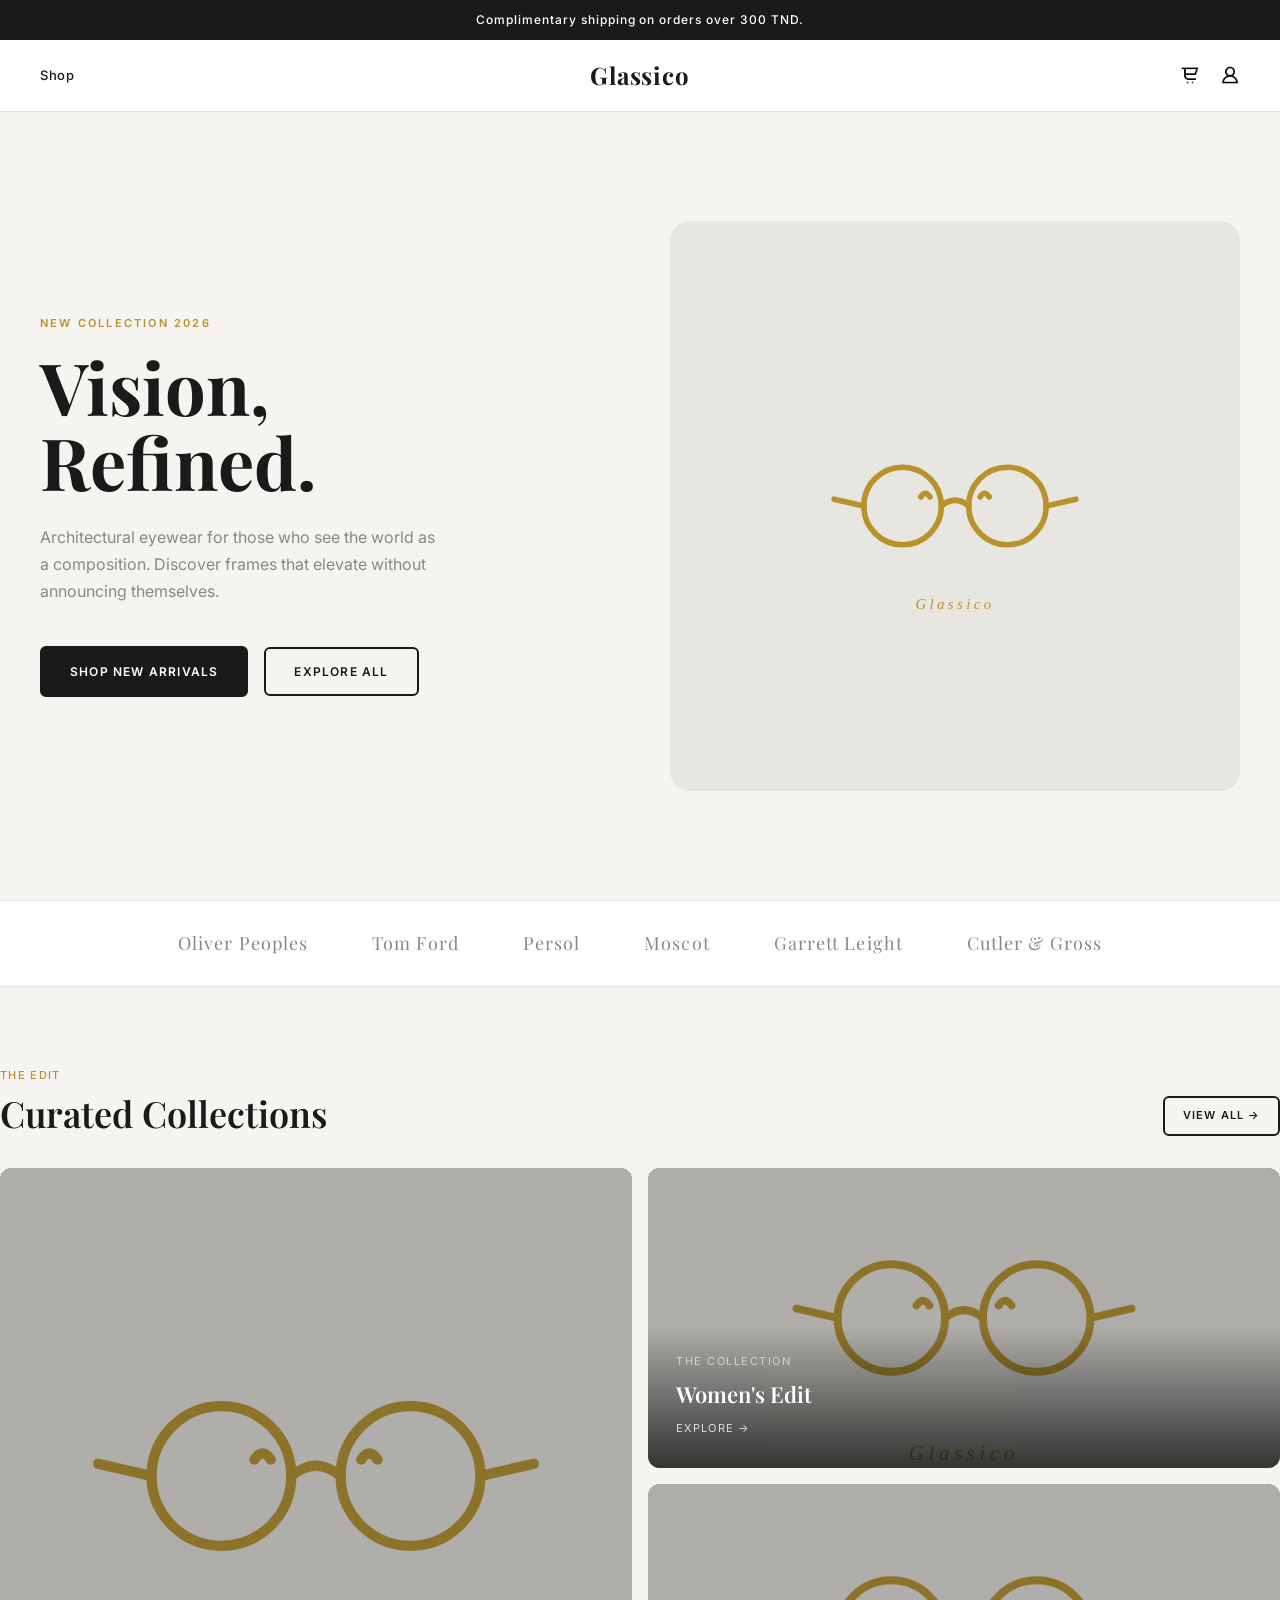
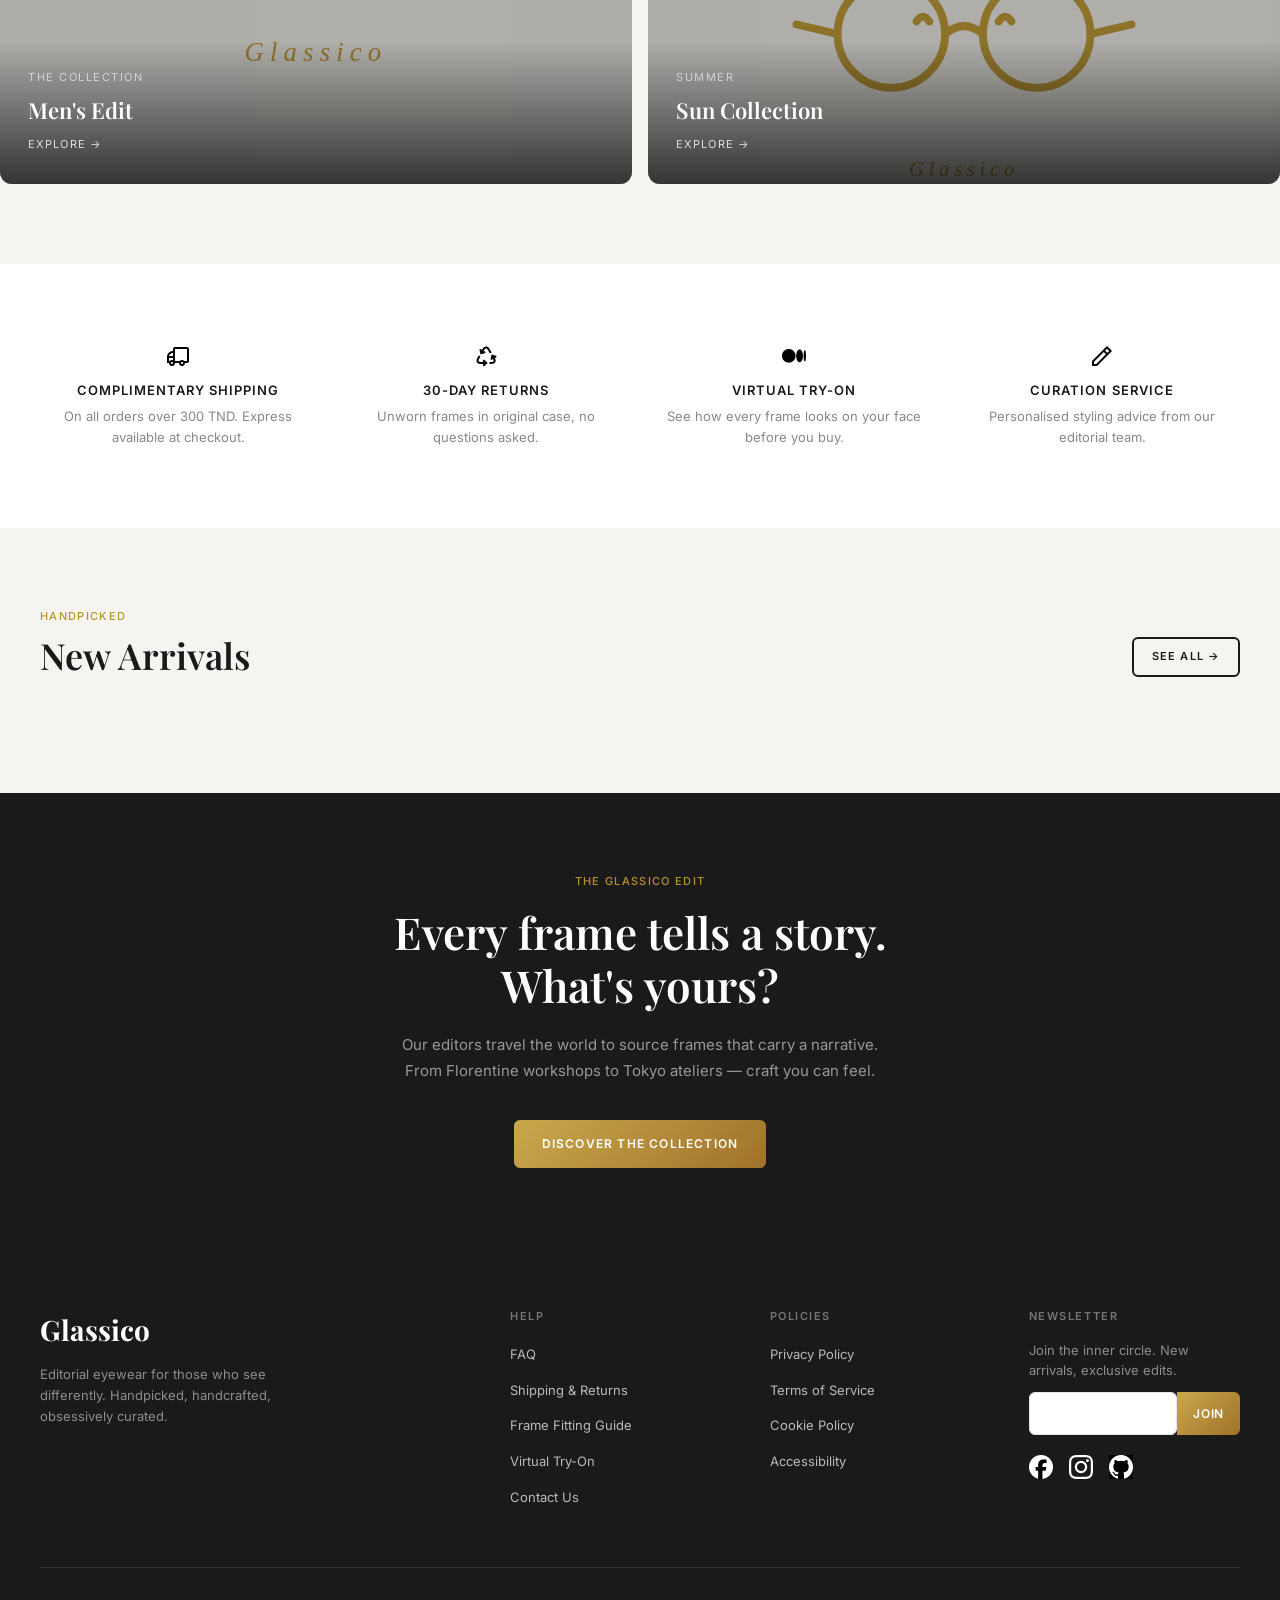
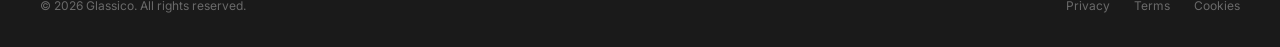
<file: index.html>
<!DOCTYPE html>
<html lang="en">
<head>
  <meta charset="UTF-8">
  <meta name="viewport" content="width=device-width, initial-scale=1.0">
  <title>Glassico — Editorial Eyewear</title>
  <meta name="description" content="Luxury architectural eyewear. Curated collections from Oliver Peoples, Tom Ford, Persol and more.">
  <link rel="preconnect" href="https://fonts.googleapis.com">
  <link rel="preconnect" href="https://fonts.gstatic.com" crossorigin>
  <link href="https://fonts.googleapis.com/css2?family=Playfair+Display:ital,wght@0,400;0,600;0,700;1,400;1,600&family=Inter:wght@300;400;500;600&display=swap" rel="stylesheet">
  <link rel="stylesheet" href="css/styles.css">
  <style>
    .page-body { padding-top: 0; }
  </style>
</head>
<body class="page-body">

  <!-- main.js injects announcement bar + navbar -->

  <!-- HERO -->
  <section class="hero container">
    <div class="hero__content">
      <p class="hero__eyebrow">New Collection 2026</p>
      <h1 class="hero__title">Vision,<br>Refined.</h1>
      <p class="hero__sub">
        Architectural eyewear for those who see the world as a composition.
        Discover frames that elevate without announcing themselves.
      </p>
      <div class="hero__actions">
        <a href="shop.html" class="btn-dark">SHOP NEW ARRIVALS</a>
        <a href="shop.html" class="btn-outline">EXPLORE ALL</a>
      </div>
    </div>
    <div class="hero__image-wrap">
      <img src="images/placeholder.svg" alt="Glassico Editorial Eyewear" width="480" height="480">
    </div>
  </section>

  <!-- BRAND STRIP-->
  <div class="brand-strip">
    <div class="brand-strip__inner">
      <span class="brand-strip__name">Oliver Peoples</span>
      <span class="brand-strip__name">Tom Ford</span>
      <span class="brand-strip__name">Persol</span>
      <span class="brand-strip__name">Moscot</span>
      <span class="brand-strip__name">Garrett Leight</span>
      <span class="brand-strip__name">Cutler &amp; Gross</span>
    </div>
  </div>

  <!-- CURATED COLLECTIONS -->
  <section class="collections container">
    <div class="collections__header">
      <div>
        <p class="caps text-gold" style="margin-bottom:8px;">The Edit</p>
        <h2>Curated Collections</h2>
      </div>
      <a href="shop.html" class="btn-outline btn-sm">VIEW ALL →</a>
    </div>

    <div class="collections__grid">

      <!-- Large left card — Men's Edit -->
      <a href="shop.html?gender=men" class="collection-card collection-card--tall">
        <img class="collection-card__bg" src="images/placeholder.svg" alt="Men's Edit" loading="lazy">
        <div class="collection-card__overlay">
          <div class="collection-card__label">The Collection</div>
          <div class="collection-card__title">Men's Edit</div>
          <div class="collection-card__arrow">Explore →</div>
        </div>
      </a>

      <!-- Top-right — Women's Edit -->
      <a href="shop.html?gender=women" class="collection-card">
        <img class="collection-card__bg" src="images/placeholder.svg" alt="Women's Edit" loading="lazy">
        <div class="collection-card__overlay">
          <div class="collection-card__label">The Collection</div>
          <div class="collection-card__title">Women's Edit</div>
          <div class="collection-card__arrow">Explore →</div>
        </div>
      </a>

      <!-- Bottom-right — Sun Collection -->
      <a href="shop.html?shape=aviator" class="collection-card">
        <img class="collection-card__bg" src="images/placeholder.svg" alt="Sun Collection" loading="lazy">
        <div class="collection-card__overlay">
          <div class="collection-card__label">Summer</div>
          <div class="collection-card__title">Sun Collection</div>
          <div class="collection-card__arrow">Explore →</div>
        </div>
      </a>

    </div>
  </section>

  <!-- FEATURES-->
  <section class="features" style="background:var(--surface);">
    <div class="container">
      <div class="feature-grid">
        <div class="feature-item">
          <div class="feature-item__icon"><img src="images/shipping.png" alt="shipping" style="width: 24px; vertical-align: middle;"></div>
          <div class="feature-item__title">Complimentary Shipping</div>
          <div class="feature-item__desc">On all orders over 300 TND. Express available at checkout.</div>
        </div>
        <div class="feature-item">
          <div class="feature-item__icon"><img src="images/redo.png" alt="redo" style="width: 24px; vertical-align: middle;"></div>
          <div class="feature-item__title">30-Day Returns</div>
          <div class="feature-item__desc">Unworn frames in original case, no questions asked.</div>
        </div>
        <div class="feature-item">
          <div class="feature-item__icon"><img src="images/glasses.png" alt="glasses" style="width: 24px; vertical-align: middle;"></div>
          <div class="feature-item__title">Virtual Try-On</div>
          <div class="feature-item__desc">See how every frame looks on your face before you buy.</div>
        </div>
        <div class="feature-item">
          <div class="feature-item__icon"><img src="images/curated.png" alt="curated" style="width: 24px; vertical-align: middle;"></div>
          <div class="feature-item__title">Curation Service</div>
          <div class="feature-item__desc">Personalised styling advice from our editorial team.</div>
        </div>
      </div>
    </div>
  </section>

  <!-- FEATURED PRODUCTS -->
  <section style="padding:80px 0;">
    <div class="container">
      <div style="display:flex;align-items:flex-end;justify-content:space-between;margin-bottom:36px;">
        <div>
          <p class="caps text-gold" style="margin-bottom:8px;">Handpicked</p>
          <h2>New Arrivals</h2>
        </div>
        <a href="shop.html" class="btn-outline btn-sm">SEE ALL →</a>
      </div>
      <div class="products-grid" id="featured-grid">
        <!-- Populated by JS -->
      </div>
    </div>
  </section>

  <!-- EDITORIAL BANNER-->
  <section style="background:var(--dark);padding:80px 0;text-align:center;">
    <div class="container-sm">
      <p class="caps" style="color:var(--gold);margin-bottom:16px;">The Glassico Edit</p>
      <h2 style="color:#fff;font-size:clamp(28px,4vw,44px);margin-bottom:20px;">
        Every frame tells a story.<br>What's yours?
      </h2>
      <p style="color:rgba(255,255,255,0.55);font-size:15px;max-width:480px;margin:0 auto 36px;line-height:1.75;">
        Our editors travel the world to source frames that carry a narrative.
        From Florentine workshops to Tokyo ateliers — craft you can feel.
      </p>
      <a href="shop.html" class="btn-gold">DISCOVER THE COLLECTION</a>
    </div>
  </section>

  <!-- main.js injects footer -->

  <script src="js/cart.js"></script>
  <script src="js/main.js"></script>
  <script>
    // Load featured products
    document.addEventListener('DOMContentLoaded', async () => {
      try {
        const res  = await fetch('api/products.php?action=list&sort=newest&limit=4');
        const json = await res.json();


        const grid = document.getElementById('featured-grid');


        json.data.products.forEach(p => {
          const imgSrc = p.image_url || 'images/placeholder.svg';
          let badge= '';
          if (p.badge === 'bestseller') badge = `<div class="product-card__badge"><span class="badge badge-gold">Bestseller</span></div>`;
          else if (p.badge === 'new')   badge = `<div class="product-card__badge"><span class="badge badge-dark">New</span></div>`;

          const card = document.createElement('div');
          card.className = 'product-card';
          card.innerHTML = `
            <div class="product-card__image-wrap">
              <img src="${imgSrc}" alt="${p.name}" loading="lazy">
              <div class="product-card__quick-add">+ QUICK ADD</div>
            </div>
            <div class="product-card__body">
              ${badge}
              <div class="product-card__name">${p.name}</div>
              <div class="product-card__brand">${p.brand}</div>
              <div class="product-card__price">${parseFloat(p.price).toFixed(2)} TND</div>
            </div>`;

          card.addEventListener('click', (e) => {
            if (e.target.closest('.product-card__quick-add')) {
              if (window.Cart) window.Cart.addItem(p, 1);
              return;
            }
            window.location.href = `product.html?id=${p.id}`;
          });

          grid.appendChild(card);
        });
      } catch (err) {
        console.error('Error loading featured products:', err);
      }
    });
  </script>
</body>
</html>
</file>
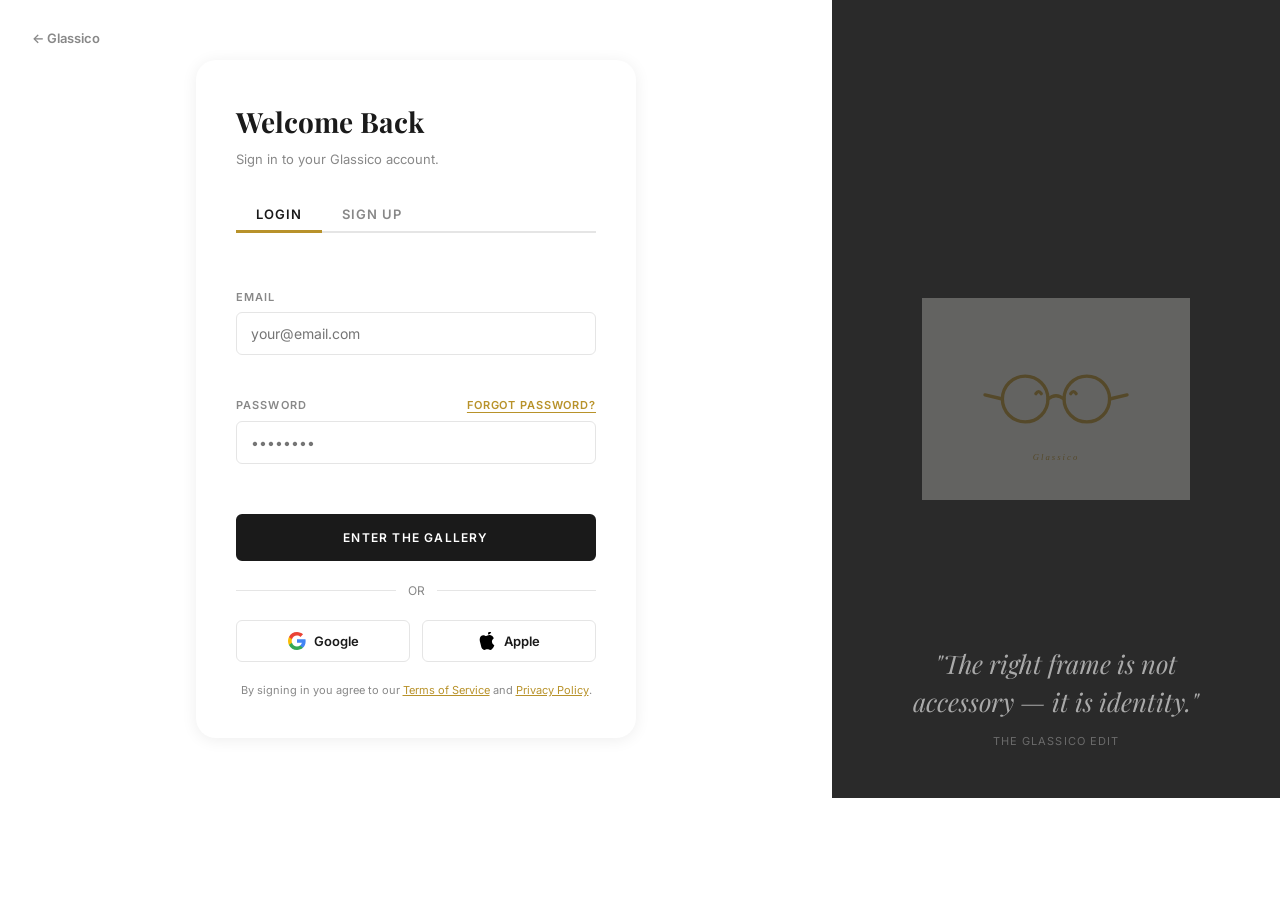
<file: auth.html>
<!DOCTYPE html>
<html lang="en">
<head>
  <meta charset="UTF-8">
  <meta name="viewport" content="width=device-width, initial-scale=1.0">
  <title>Sign In — Glassico</title>
  <link rel="preconnect" href="https://fonts.googleapis.com">
  <link rel="preconnect" href="https://fonts.gstatic.com" crossorigin>
  <link href="https://fonts.googleapis.com/css2?family=Playfair+Display:ital,wght@0,400;0,600;0,700;1,400;1,600&family=Inter:wght@300;400;500;600&display=swap" rel="stylesheet">
  <link rel="stylesheet" href="css/styles.css">
  <style>
    .announcement-bar,
    .navbar { display: none !important; }
    body { background: var(--surface); }
  </style>
</head>
<body>

  <div class="auth-page">

    <div class="auth-page__left">

      <a href="index.html" style="position:absolute;top:28px;left:32px;display:flex;align-items:center;gap:6px;font-size:13px;font-weight:600;color:var(--muted);text-decoration:none;transition:color 0.2s;">
        ← Glassico
      </a>


      <div class="auth-card">

        <div class="auth-card__heading">Welcome Back</div>
        <div class="auth-card__sub">Sign in to your Glassico account.</div>

        <!-- Tabs -->
        <div class="auth-tabs" role="tablist">
          <button class="auth-tab active" data-tab="login" role="tab" aria-selected="true">LOGIN</button>
          <button class="auth-tab"        data-tab="signup" role="tab" aria-selected="false">SIGN UP</button>
        </div>

        <!-- ── LOGIN PANEL ── -->
        <div class="auth-panel active" id="panel-login" role="tabpanel">

          <p class="field-error" id="login-global-error" style="font-size:14px;margin-bottom:12px;"></p>

          <form id="login-form" novalidate>

            <div class="form-group">
              <label for="login-email">Email</label>
              <input type="email" id="login-email" placeholder="your@email.com" autocomplete="email">
              <span class="field-error" id="login-email-error"></span>
            </div>

            <div class="form-group">
              <label for="login-password" style="display:flex;justify-content:space-between;">
                Password
                <a href="#" class="auth-forgot">FORGOT PASSWORD?</a>
              </label>
              <input type="password" id="login-password" placeholder="••••••••" autocomplete="current-password">
              <span class="field-error" id="login-password-error"></span>
            </div>

            <button type="submit" class="btn-dark btn-full" style="margin-top:8px;">
              ENTER THE GALLERY
            </button>

          </form>

          <div class="auth-divider">OR</div>

          <div class="auth-social">
            <button class="auth-social-btn" type="button" aria-label="Continue with Google">
              <svg width="18" height="18" viewBox="0 0 18 18" fill="none" xmlns="http://www.w3.org/2000/svg">
                <path d="M17.64 9.2c0-.638-.057-1.252-.164-1.84H9v3.48h4.844c-.209 1.125-.843 2.078-1.796 2.717v2.258h2.908c1.702-1.567 2.684-3.874 2.684-6.615z" fill="#4285F4"/>
                <path d="M9 18c2.43 0 4.467-.806 5.956-2.18l-2.908-2.259c-.806.54-1.837.86-3.048.86-2.344 0-4.328-1.584-5.036-3.711H.957v2.332A8.997 8.997 0 009 18z" fill="#34A853"/>
                <path d="M3.964 10.71A5.41 5.41 0 013.682 9c0-.593.102-1.17.282-1.71V4.958H.957A8.996 8.996 0 000 9c0 1.452.348 2.827.957 4.042l3.007-2.332z" fill="#FBBC05"/>
                <path d="M9 3.58c1.321 0 2.508.454 3.44 1.345l2.582-2.58C13.463.891 11.426 0 9 0A8.997 8.997 0 00.957 4.958L3.964 7.29C4.672 5.163 6.656 3.58 9 3.58z" fill="#EA4335"/>
              </svg>
              Google
            </button>
            <button class="auth-social-btn" type="button" aria-label="Continue with Apple">
              <svg width="18" height="18" viewBox="0 0 814 1000" fill="#000" xmlns="http://www.w3.org/2000/svg">
                <path d="M788.1 340.9c-5.8 4.5-108.2 62.2-108.2 190.5 0 148.4 130.3 200.9 134.2 202.2-.6 3.2-20.7 71.9-68.7 141.9-42.8 61.6-87.5 123.1-155.5 123.1s-85.5-39.5-164-39.5c-76 0-103.7 40.8-165.9 40.8s-105-57.8-155.5-127.4C46 612 0 510.4 0 413.8c0-156.3 102.1-238.7 202.8-238.7 65.5 0 120.2 43.4 160.6 43.4 39 0 99.9-45.8 173.6-45.8 27.5 0 127.7 2.4 190.8 82.4zM605.4 64.6c28.3-37.7 49.1-89.5 49.1-141.3 0-7.8-.6-15.7-1.9-22.4-46 1.9-101.7 32.4-137.6 75-27.3 32.4-52.3 84.2-52.3 136.6 0 8.4 1.3 16.8 1.9 19.3 3.2.6 8.4 1.3 13.6 1.3 41 0 90.1-28.9 127.2-68.5z"/>
              </svg>
              Apple
            </button>
          </div>

          <p class="auth-terms">
            By signing in you agree to our <a href="#">Terms of Service</a> and <a href="#">Privacy Policy</a>.
          </p>

        </div>

        <!-- ── SIGN UP PANEL ── -->
        <div class="auth-panel" id="panel-signup" role="tabpanel">

          <p class="field-error" id="signup-global-error" style="font-size:14px;margin-bottom:12px;"></p>

          <form id="signup-form" novalidate>

            <div class="form-row">
              <div class="form-group">
                <label for="signup-first">First Name</label>
                <input type="text" id="signup-first" placeholder="First" autocomplete="given-name">
                <span class="field-error" id="signup-first-error"></span>
              </div>
              <div class="form-group">
                <label for="signup-last">Last Name</label>
                <input type="text" id="signup-last" placeholder="Last" autocomplete="family-name">
                <span class="field-error" id="signup-last-error"></span>
              </div>
            </div>

            <div class="form-group">
              <label for="signup-email">Email</label>
              <input type="email" id="signup-email" placeholder="your@email.com" autocomplete="email">
              <span class="field-error" id="signup-email-error"></span>
            </div>

            <div class="form-group">
              <label for="signup-password">Password</label>
              <input type="password" id="signup-password" placeholder="Min. 8 characters" autocomplete="new-password">
              <span class="field-error" id="signup-password-error"></span>
            </div>

            <div class="form-group">
              <label for="signup-confirm">Confirm Password</label>
              <input type="password" id="signup-confirm" placeholder="Repeat password" autocomplete="new-password">
              <span class="field-error" id="signup-confirm-error"></span>
            </div>

            <button type="submit" class="btn-dark btn-full" style="margin-top:8px;">
              CREATE ACCOUNT
            </button>

          </form>

          <p class="auth-terms">
            By creating an account you agree to our <a href="#">Terms</a> and <a href="#">Privacy Policy</a>.
          </p>

        </div>

      </div>
    </div>

    <div class="auth-page__right" aria-hidden="true">
      <img class="auth-page__right-img" src="images/placeholder.svg" alt="" role="presentation">
      <div style="position:absolute;bottom:48px;left:0;right:0;text-align:center;padding:0 40px;">
        <p style="font-family:'Playfair Display',serif;font-style:italic;font-size:clamp(18px,2vw,26px);color:rgba(255,255,255,0.6);line-height:1.5;">
          "The right frame is not<br>accessory — it is identity."
        </p>
        <p style="font-size:11px;color:rgba(255,255,255,0.3);margin-top:12px;letter-spacing:0.1em;text-transform:uppercase;">The Glassico Edit</p>
      </div>
    </div>

  </div>

  <script src="js/cart.js"></script>
  <script src="js/auth.js"></script>
</body>
</html>
</file>
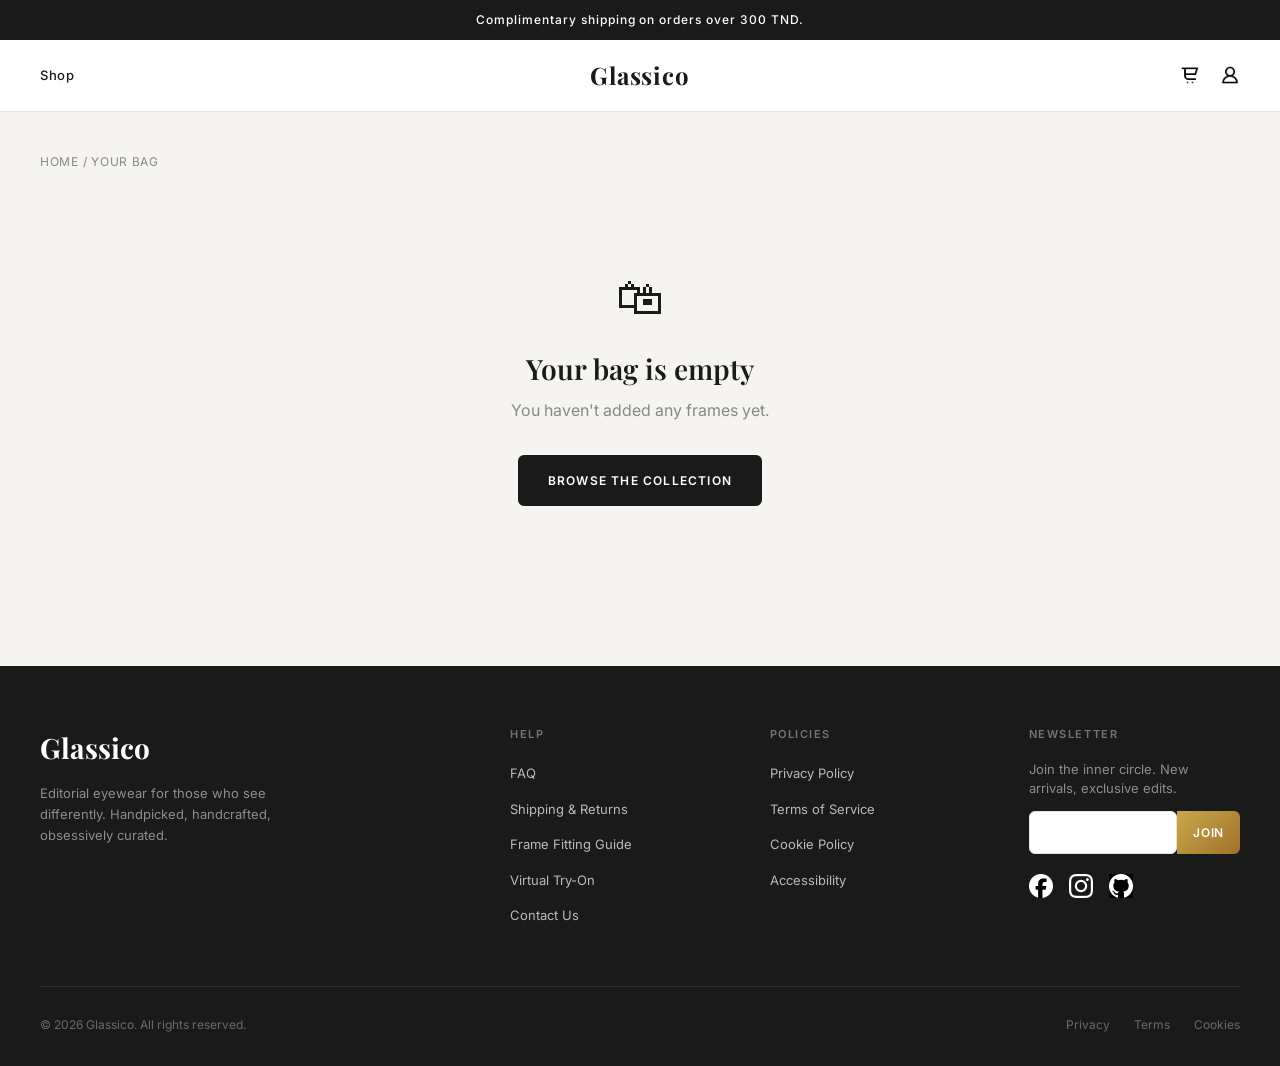
<file: cart.html>
<!DOCTYPE html>
<html lang="en">
<head>
  <meta charset="UTF-8">
  <meta name="viewport" content="width=device-width, initial-scale=1.0">
  <title>Your Bag — Glassico</title>
  <link rel="preconnect" href="https://fonts.googleapis.com">
  <link rel="preconnect" href="https://fonts.gstatic.com" crossorigin>
  <link href="https://fonts.googleapis.com/css2?family=Playfair+Display:ital,wght@0,400;0,600;0,700;1,400;1,600&family=Inter:wght@300;400;500;600&display=swap" rel="stylesheet">
  <link rel="stylesheet" href="css/styles.css">
</head>
<body>


  <div class="container" style="padding-top:40px;padding-bottom:80px;">

    <!-- Breadcrumb -->
    <nav class="cart-breadcrumb" aria-label="Breadcrumb">
      <a href="index.html">HOME</a> /
      <span>YOUR BAG</span>
    </nav>

    <div id="cart-content">

      <div class="cart-empty" id="cart-empty" style="display:none;">
        <div class="cart-empty__icon">🛍</div>
        <h2 class="cart-empty__title">Your bag is empty</h2>
        <p class="cart-empty__sub">You haven't added any frames yet.</p>
        <a href="shop.html" class="btn-dark">BROWSE THE COLLECTION</a>
      </div>

      <div id="cart-has-items">
        <div class="cart-layout">

          <div>
            <h1 class="cart-title">Your Selection</h1>
            <div id="cart-items-list">
              <!-- Populated by JS -->
            </div>
          </div>

          <div class="cart-summary" id="cart-summary">
            <div class="cart-summary__title">Summary</div>

            <div class="cart-summary__row">
              <span>Subtotal</span>
              <span id="summary-subtotal">—</span>
            </div>
            <div class="cart-summary__row">
              <span>Boutique Shipping</span>
              <span id="summary-shipping">—</span>
            </div>
            <div class="cart-summary__row total">
              <span>TOTAL</span>
              <span id="summary-total">—</span>
            </div>

            <a href="checkout.html" class="btn-dark btn-full" style="display:flex;margin-top:20px;" id="btn-checkout">
              PROCEED TO CHECKOUT →
            </a>

            <p class="cart-summary__secure">🔒 SECURE EDITORIAL CHECKOUT ENABLED</p>

            <div class="cart-curation">
              <div class="cart-curation__title">✦ Curation Service</div>
              <div class="cart-curation__desc">
                Our stylists will review your selection and reach out with personalised recommendations.
                Complimentary with every purchase over 400 TND.
              </div>
            </div>
          </div>

        </div>



      </div>
    </div>

  </div>


  <script src="js/cart.js"></script>
  <script src="js/main.js"></script>
  <script>
    function escHtml(str) {
      return String(str).replace(/&/g,'&amp;').replace(/</g,'&lt;').replace(/>/g,'&gt;').replace(/"/g,'&quot;');
    }

    function renderCart() {
      const cart     = window.Cart.getCart();
      const emptyEl  = document.getElementById('cart-empty');
      const hasItems = document.getElementById('cart-has-items');
      const listEl   = document.getElementById('cart-items-list');

      if (cart.length === 0) {
        emptyEl.style.display  = 'block';
        hasItems.style.display = 'none';
        return;
      }

      emptyEl.style.display  = 'none';
      hasItems.style.display = 'block';

      listEl.innerHTML = cart.map(item => {
        const img      = item.image_url || 'images/placeholder.svg';
        const itemTotal = (item.price * item.qty).toFixed(2);
        return `
          <div class="cart-item" data-id="${item.id}">
            <div class="cart-item__img">
              <img src="${img}" alt="${escHtml(item.name)}">
            </div>
            <div>
              <div class="cart-item__name">${escHtml(item.name)}</div>
              <div class="cart-item__variant">${escHtml(item.brand || '')}${item.subtitle ? ' — ' + escHtml(item.subtitle) : ''}</div>
              <div class="cart-item__price">${itemTotal} TND</div>
              <div class="qty-control">
                <button class="qty-btn-minus" data-id="${item.id}" aria-label="Decrease quantity">−</button>
                <input type="number" value="${item.qty}" min="1" max="99" data-id="${item.id}" class="qty-input" aria-label="Quantity">
                <button class="qty-btn-plus"  data-id="${item.id}" aria-label="Increase quantity">+</button>
              </div>
            </div>
            <div class="cart-item__actions">
              <button class="cart-item__remove" data-id="${item.id}">× REMOVE</button>
            </div>
          </div>`;
      }).join('');

      listEl.querySelectorAll('.qty-btn-minus').forEach(btn => {
        btn.addEventListener('click', () => {
          const id   = parseInt(btn.dataset.id);
          const item = window.Cart.getCart().find(i => i.id === id);
          if (item && item.qty > 1) { window.Cart.updateQty(id, item.qty - 1); renderCart(); }
          else if (item) { window.Cart.removeItem(id); renderCart(); }
        });
      });

      listEl.querySelectorAll('.qty-btn-plus').forEach(btn => {
        btn.addEventListener('click', () => {
          const id   = parseInt(btn.dataset.id);
          const item = window.Cart.getCart().find(i => i.id === id);
          if (item) { window.Cart.updateQty(id, item.qty + 1); renderCart(); }
        });
      });

      listEl.querySelectorAll('.qty-input').forEach(input => {
        input.addEventListener('change', () => {
          const id  = parseInt(input.dataset.id);
          const qty = Math.max(1, parseInt(input.value) || 1);
          window.Cart.updateQty(id, qty);
          renderCart();
        });
      });

      listEl.querySelectorAll('.cart-item__remove').forEach(btn => {
        btn.addEventListener('click', () => {
          window.Cart.removeItem(parseInt(btn.dataset.id));
          renderCart();
        });
      });

      updateSummary(cart);
    }

    function updateSummary(cart) {
      const subtotal = cart.reduce((s, i) => s + i.price * i.qty, 0);
      const shipping = subtotal > 300 ? 0 : 10;
      const total    = subtotal + shipping;

      document.getElementById('summary-subtotal').textContent = subtotal.toFixed(2) + ' TND';
      document.getElementById('summary-shipping').textContent = shipping.toFixed(2) + ' TND';
      document.getElementById('summary-total').textContent    = total.toFixed(2) + ' TND';
    }

    document.addEventListener('DOMContentLoaded', renderCart);
  </script>
</body>
</html>
</file>
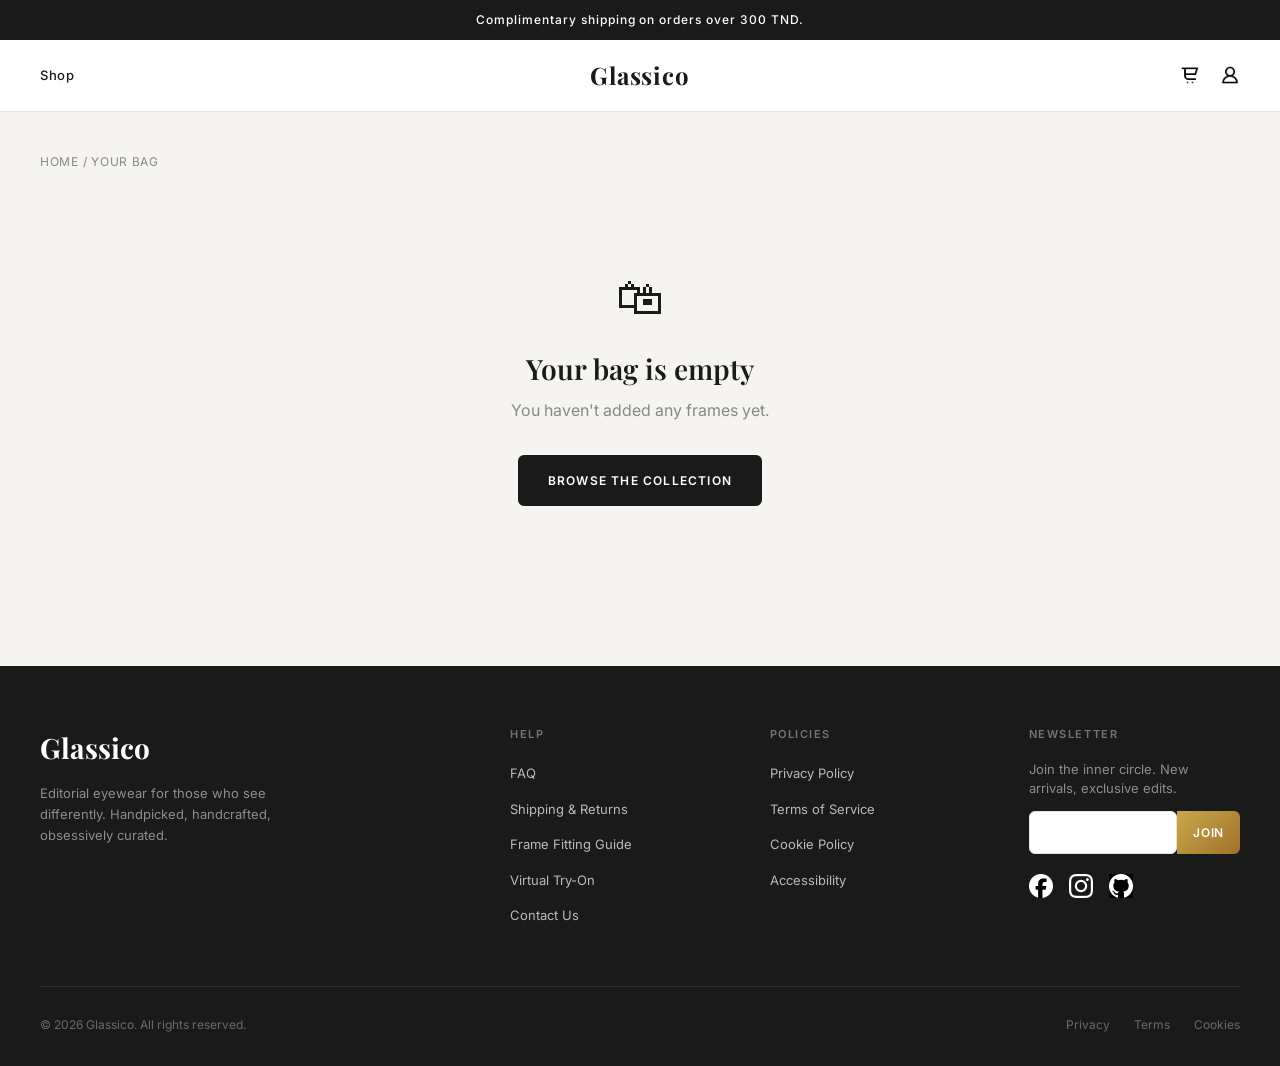
<file: checkout.html>
<!DOCTYPE html>
<html lang="en">
<head>
  <meta charset="UTF-8">
  <meta name="viewport" content="width=device-width, initial-scale=1.0">
  <title>Checkout — Glassico</title>
  <link rel="preconnect" href="https://fonts.googleapis.com">
  <link rel="preconnect" href="https://fonts.gstatic.com" crossorigin>
  <link href="https://fonts.googleapis.com/css2?family=Playfair+Display:ital,wght@0,400;0,600;0,700;1,400;1,600&family=Inter:wght@300;400;500;600&display=swap" rel="stylesheet">
  <link rel="stylesheet" href="css/styles.css">
</head>
<body>

  <!-- main.js injects announcement bar + navbar -->

  <div class="container" id="order-confirmation" style="display:none;text-align:center;padding:80px 0;">
    <div style="font-size:56px;margin-bottom:16px;">✅</div>
    <h1 style="font-family:'Playfair Display',serif;font-size:36px;margin-bottom:12px;">Order Confirmed</h1>
    <p style="color:var(--muted);margin-bottom:8px;">Thank you for your purchase. Your order has been placed successfully.</p>
    <p style="font-size:22px;font-weight:700;color:var(--gold);margin-bottom:8px;">Order <span id="confirmation-order-id"></span></p>
    <p style="color:var(--muted);margin-bottom:36px;">Total: <strong id="confirmation-total"></strong></p>
    <a href="shop.html" class="btn-dark">CONTINUE SHOPPING</a>
  </div>

  <!-- Checkout Layout -->
  <div class="container" id="checkout-form-wrapper" style="padding-top:40px;padding-bottom:80px;">
    <h1 style="font-family:'Playfair Display',serif;font-size:clamp(28px,3.5vw,40px);margin-bottom:32px;">Checkout</h1>
    <p class="field-error" id="checkout-global-error" style="font-size:14px;margin-bottom:16px;"></p>

    <form id="checkout-form" novalidate>
      <div class="checkout-layout">

        <div>

          <div class="checkout-section">
            <div class="checkout-section__title">
              <span>1</span> Your Selection
            </div>
            <div id="checkout-cart-items">
            </div>
          </div>

          <div class="checkout-section">
            <div class="checkout-section__title">
              <span>2</span> Shipping Address
            </div>

            <div class="form-group">
              <label for="field-email">Email Address</label>
              <input type="email" id="field-email" placeholder="your@email.com" autocomplete="email">
              <span class="field-error" id="field-email-error"></span>
            </div>

            <div class="form-row">
              <div class="form-group">
                <label for="field-first">First Name</label>
                <input type="text" id="field-first" placeholder="First" autocomplete="given-name">
                <span class="field-error" id="field-first-error"></span>
              </div>
              <div class="form-group">
                <label for="field-last">Last Name</label>
                <input type="text" id="field-last" placeholder="Last" autocomplete="family-name">
                <span class="field-error" id="field-last-error"></span>
              </div>
            </div>

            <div class="form-group">
              <label for="field-street">Street Address</label>
              <input type="text" id="field-street" autocomplete="address-line1">
              <span class="field-error" id="field-street-error"></span>
            </div>

            <div class="form-group">
              <label for="field-apt">Apartment, Suite, etc. <em style="font-style:normal;color:var(--muted);">(optional)</em></label>
              <input type="text" id="field-apt" autocomplete="address-line2">
            </div>

            <div class="form-row" style="grid-template-columns:2fr 1fr 1fr;">
              <div class="form-group">
                <label for="field-city">City</label>
                <input type="text" id="field-city" autocomplete="address-level2">
                <span class="field-error" id="field-city-error"></span>
              </div>
              <div class="form-group">
                <label for="field-state">State</label>
                <select id="field-state" autocomplete="address-level1">
                  <option value="">State</option>
                </select>
                <span class="field-error" id="field-state-error"></span>
              </div>
              <div class="form-group">
                <label for="field-zip">ZIP</label>
                <input type="text" id="field-zip" placeholder="10001" autocomplete="postal-code" maxlength="10">
                <span class="field-error" id="field-zip-error"></span>
              </div>
            </div>
          </div>

          <div class="checkout-section">
            <div class="checkout-section__title">
              <span>3</span> Secure Payment
            </div>

            <div class="payment-radio">
              <label class="payment-option selected">
                <input type="radio" name="payment" value="credit_card" checked> 💳 Credit / Debit
              </label>
              <label class="payment-option">
                <input type="radio" name="payment" value="d17"> 💠 D17
              </label>
              <label class="payment-option">
                <input type="radio" name="payment" value="cod"> 💵 Cash on Delivery (COD)
              </label>
            </div>

            <div class="card-fields" id="card-fields">
              <div class="form-group">
                <label for="field-card-number">Card Number</label>
                <input type="text" id="field-card-number" placeholder="1234 5678 9012 3456" maxlength="19" inputmode="numeric" autocomplete="cc-number">
                <span class="field-error" id="field-card-number-error"></span>
              </div>
              <div class="form-row">
                <div class="form-group">
                  <label for="field-expiry">Expiry</label>
                  <input type="text" id="field-expiry" placeholder="MM/YY" maxlength="5" inputmode="numeric" autocomplete="cc-exp">
                  <span class="field-error" id="field-expiry-error"></span>
                </div>
                <div class="form-group">
                  <label for="field-cvv">CVV</label>
                  <input type="text" id="field-cvv" placeholder="•••" maxlength="4" inputmode="numeric" autocomplete="cc-csc">
                  <span class="field-error" id="field-cvv-error"></span>
                </div>
              </div>
              <div class="form-group">
                <label for="field-card-name">Name on Card</label>
                <input type="text" id="field-card-name" placeholder="Full name as on card" autocomplete="cc-name">
                <span class="field-error" id="field-card-name-error"></span>
              </div>
            </div>

          </div>

        </div>

        <div id="checkout-right">
          <div class="order-summary-sticky">
            <div class="order-summary-sticky__title">Order Summary</div>

            <div id="order-summary-lines">
              <!-- Populated by checkout.js -->
            </div>

            <div class="order-line" style="margin-top:12px;">
              <span>Subtotal</span>
              <span id="summary-subtotal">—</span>
            </div>
            <div class="order-line">
              <span>Shipping</span>
              <span id="summary-shipping">—</span>
            </div>
            <div class="order-line total-line">
              <span>TOTAL</span>
              <span id="summary-total">—</span>
            </div>

            <button type="submit" form="checkout-form" class="btn-gold btn-full" id="btn-place-order" style="margin-top:24px;">
              PLACE ORDER
            </button>

            <p style="text-align:center;font-size:11px;color:var(--muted);margin-top:12px;letter-spacing:0.06em;">
              🔒 Secured with 256-bit SSL encryption
            </p>

            <div style="display:flex;align-items:center;gap:12px;margin-top:16px;padding-top:16px;border-top:1px solid var(--border);">
              <img src="data:image/svg+xml,%3Csvg xmlns='http://www.w3.org/2000/svg' width='38' height='24' viewBox='0 0 38 24' fill='none'%3E%3Crect width='38' height='24' rx='4' fill='%23F0F0F0'/%3E%3Ctext x='50%25' y='16' text-anchor='middle' font-size='10' fill='%23555'%3EVISA%3C/text%3E%3C/svg%3E" alt="Visa" style="height:24px;">
              <img src="data:image/svg+xml,%3Csvg xmlns='http://www.w3.org/2000/svg' width='38' height='24' viewBox='0 0 38 24' fill='none'%3E%3Crect width='38' height='24' rx='4' fill='%23F0F0F0'/%3E%3Ctext x='50%25' y='16' text-anchor='middle' font-size='8' fill='%23555'%3EMCRD%3C/text%3E%3C/svg%3E" alt="Mastercard" style="height:24px;">
              <img src="data:image/svg+xml,%3Csvg xmlns='http://www.w3.org/2000/svg' width='38' height='24' viewBox='0 0 38 24' fill='none'%3E%3Crect width='38' height='24' rx='4' fill='%23F0F0F0'/%3E%3Ctext x='50%25' y='16' text-anchor='middle' font-size='8' fill='%23555'%3EAmex%3C/text%3E%3C/svg%3E" alt="Amex" style="height:24px;">
              <span style="font-size:11px;color:var(--muted);">& more</span>
            </div>
          </div>
        </div>

      </div>
    </form>
  </div>

  <script src="js/cart.js"></script>
  <script src="js/main.js"></script>
  <script src="js/checkout.js"></script>
</body>
</html>
</file>
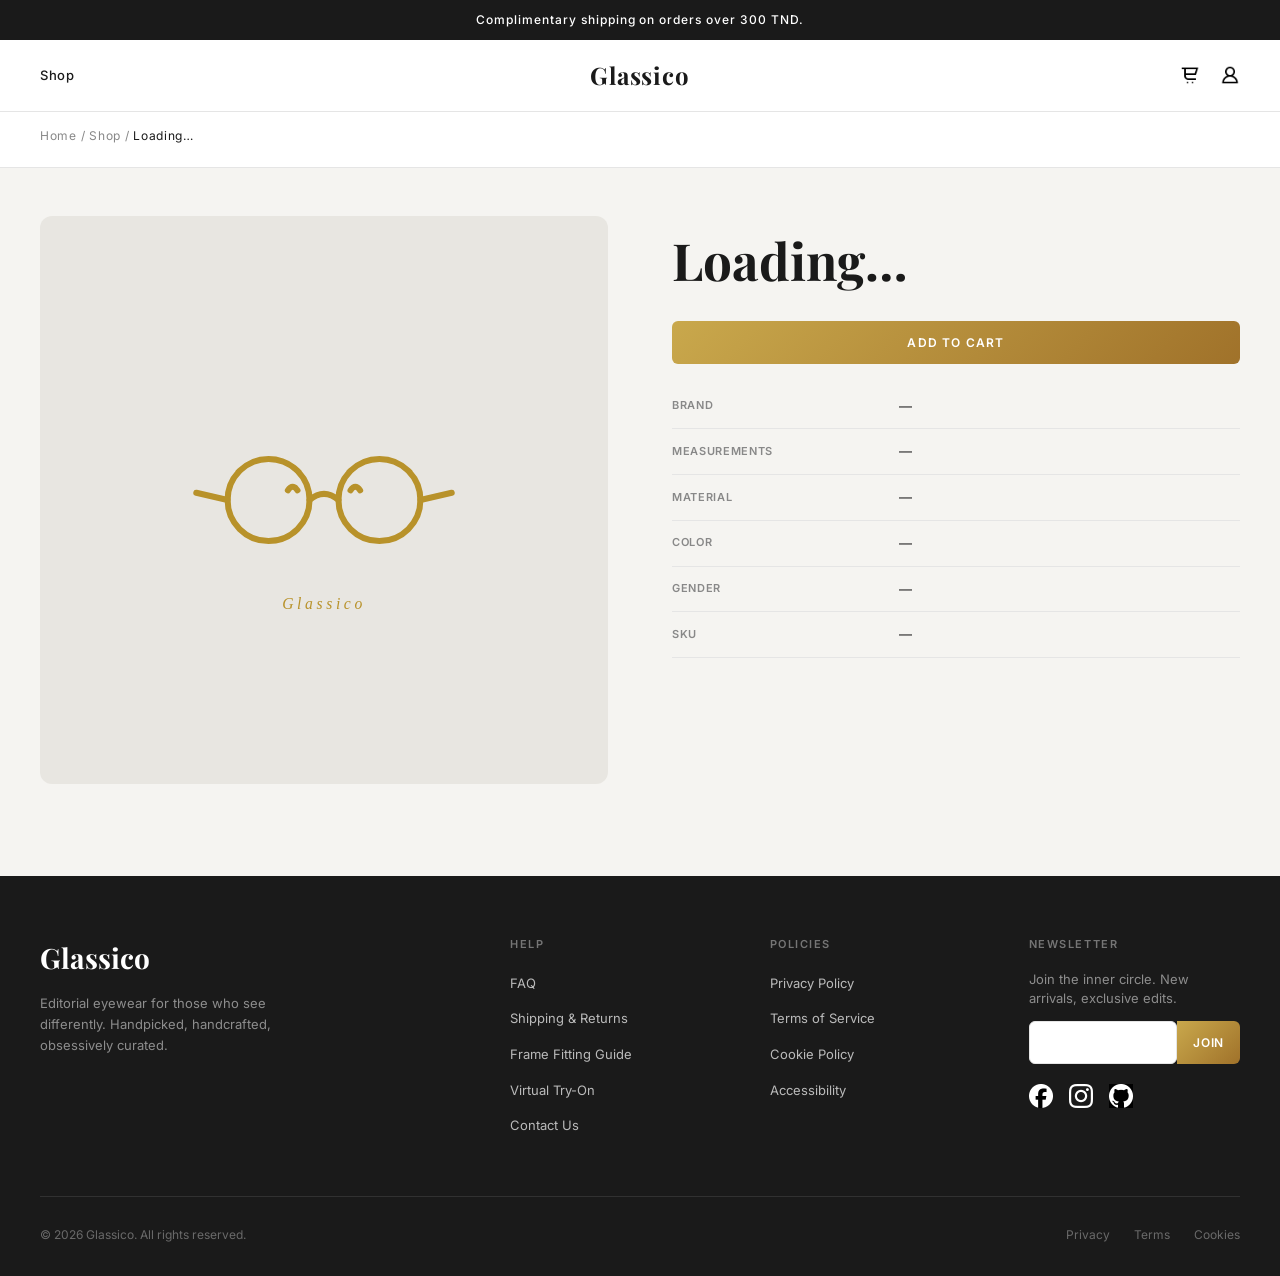
<file: product.html>
<!DOCTYPE html>
<html lang="en">
<head>
  <meta charset="UTF-8">
  <meta name="viewport" content="width=device-width, initial-scale=1.0">
  <title>Product — Glassico</title>
  <meta name="description" content="View product details and add to your bag.">
  <link rel="preconnect" href="https://fonts.googleapis.com">
  <link rel="preconnect" href="https://fonts.gstatic.com" crossorigin>
  <link href="https://fonts.googleapis.com/css2?family=Playfair+Display:ital,wght@0,400;0,600;0,700;1,400;1,600&family=Inter:wght@300;400;500;600&display=swap" rel="stylesheet">
  <link rel="stylesheet" href="css/styles.css">
</head>
<body>


  <!-- Breadcrumb -->
  <div style="background:var(--surface);border-bottom:1px solid var(--border);padding:14px 0;">
    <div class="container">
      <nav class="cart-breadcrumb" aria-label="Breadcrumb">
        <a href="index.html">Home</a> /
        <a href="shop.html">Shop</a> /
        <span id="breadcrumb-name" style="color:var(--dark);">Loading…</span>
      </nav>
    </div>
  </div>

  <!-- PRODUCT DETAIL-->
  <div class="container" id="product-detail-container">
    <div class="product-detail">


      <div class="product-detail__gallery">
        <div class="gallery__main">
          <img id="gallery-main-img" src="images/placeholder.svg" alt="Product" width="600" height="600">
        </div>




      </div>


      <div class="product-detail__info">

        <div class="product-detail__badge" id="product-badge"></div>

        <h1 class="product-detail__name" id="product-name">Loading…</h1>
        <div class="product-detail__subtitle" id="product-subtitle"></div>
        <div class="product-detail__price" id="product-price"></div>

        <div id="product-stock" style="margin-bottom:20px;"></div>

        <p class="product-detail__desc" id="product-desc"></p>

        <div class="product-detail__actions">
          <button class="btn-gold btn-full" id="btn-add-to-cart" style="flex:1;">ADD TO CART</button>

        </div>

        <!-- Specs table -->
        <table class="specs-table">
          <tbody>
            <tr>
              <td>Brand</td>
              <td id="spec-brand">—</td>
            </tr>
            <tr>
              <td>Measurements</td>
              <td id="spec-measurements">—</td>
            </tr>
            <tr>
              <td>Material</td>
              <td id="spec-material">—</td>
            </tr>
            <tr>
              <td>Color</td>
              <td id="spec-color">—</td>
            </tr>
            <tr>
              <td>Gender</td>
              <td id="spec-gender">—</td>
            </tr>
            <tr>
              <td>SKU</td>
              <td id="spec-sku">—</td>
            </tr>
          </tbody>
        </table>

      </div>

    </div>
  </div>


  <script src="js/cart.js"></script>
  <script src="js/main.js"></script>
  <script src="js/product.js"></script>
  <script>
    // Sync breadcrumb
    const nameEl = document.getElementById('product-name');
    const observer = new MutationObserver(() => {
      const breadcrumb = document.getElementById('breadcrumb-name');
      if (breadcrumb && nameEl.textContent && nameEl.textContent !== 'Loading…') {
        breadcrumb.textContent = nameEl.textContent;
        observer.disconnect();
      }
    });
    if (nameEl) observer.observe(nameEl, { childList: true, characterData: true, subtree: true });


  </script>
</body>
</html>
</file>
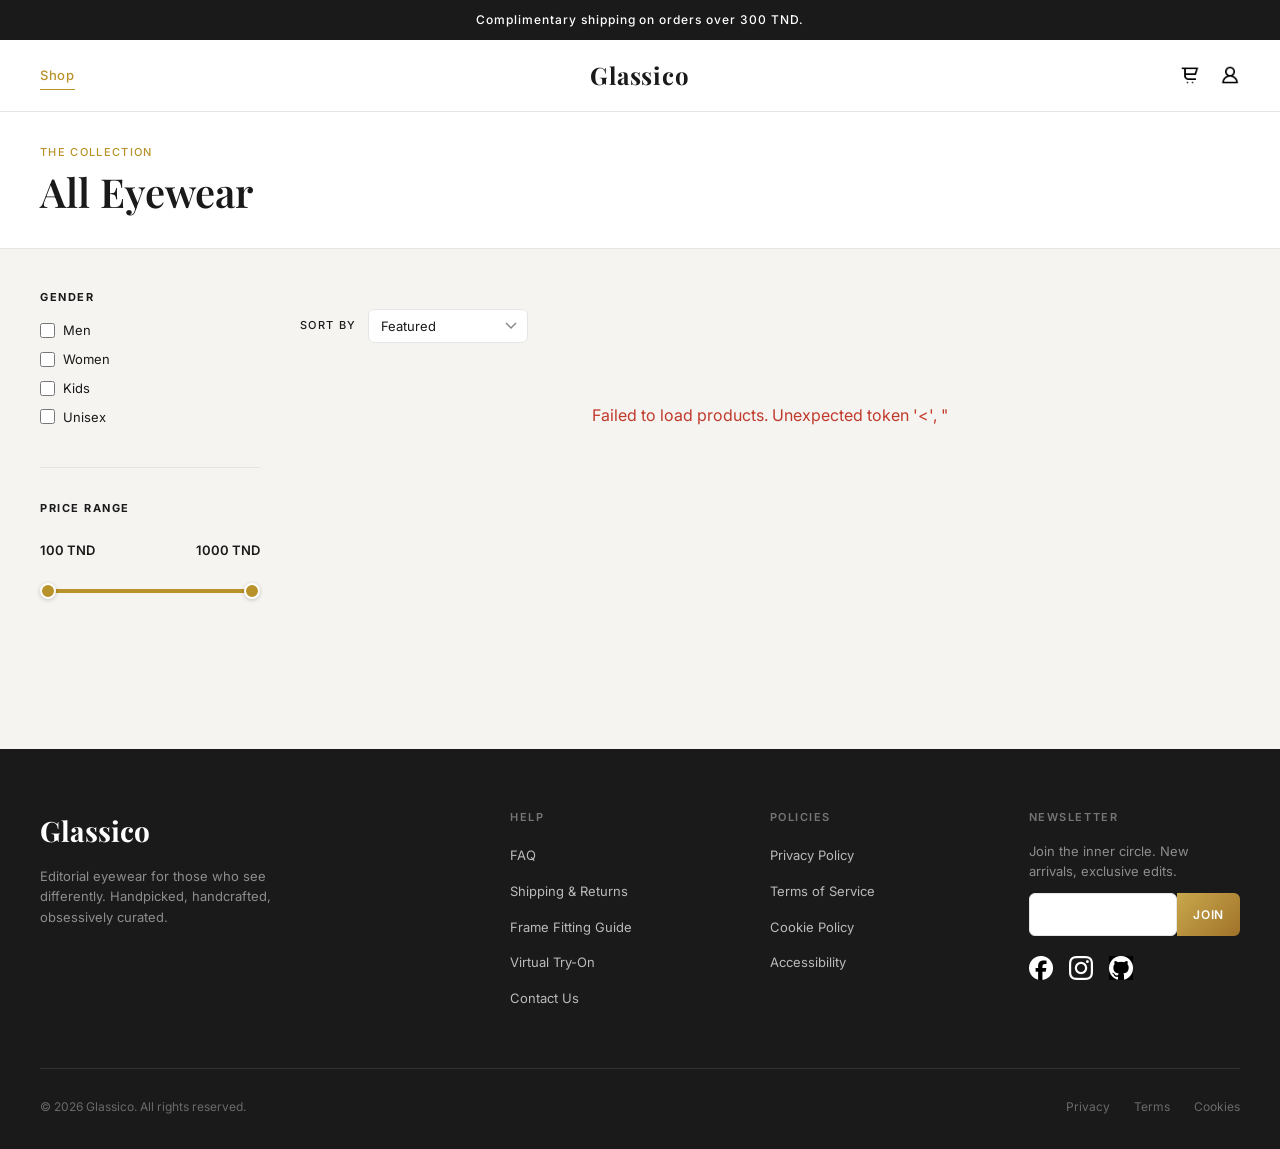
<file: shop.html>
<!DOCTYPE html>
<html lang="en">
<head>
  <meta charset="UTF-8">
  <meta name="viewport" content="width=device-width, initial-scale=1.0">
  <title>Shop — Glassico Eyewear</title>
  <meta name="description" content="Browse the full Glassico collection. Filter by brand, shape, gender and price.">
  <link rel="preconnect" href="https://fonts.googleapis.com">
  <link rel="preconnect" href="https://fonts.gstatic.com" crossorigin>
  <link href="https://fonts.googleapis.com/css2?family=Playfair+Display:ital,wght@0,400;0,600;0,700;1,400;1,600&family=Inter:wght@300;400;500;600&display=swap" rel="stylesheet">
  <link rel="stylesheet" href="css/styles.css">
</head>
<body>


  <!-- PAGE HEADER -->
  <div style="background:var(--surface);border-bottom:1px solid var(--border);padding:32px 0;">
    <div class="container">
      <p class="caps text-gold" style="margin-bottom:6px;">The Collection</p>
      <h1 style="font-size:clamp(28px,3.5vw,40px);">All Eyewear</h1>
    </div>
  </div>

  <!-- SHOP LAYOUT-->
  <div class="container">
    <div class="shop-layout">

      <!-- SIDEBAR -->
      <aside class="shop-sidebar">

        <div class="sidebar-section">
          <div class="sidebar-section__title">Gender</div>
          <label class="sidebar-check"><input type="checkbox" data-filter="gender" value="men"> Men</label>
          <label class="sidebar-check"><input type="checkbox" data-filter="gender" value="women"> Women</label>
          <label class="sidebar-check"><input type="checkbox" data-filter="gender" value="kids"> Kids</label>
          <label class="sidebar-check"><input type="checkbox" data-filter="gender" value="unisex"> Unisex</label>
        </div>



        <div class="sidebar-section">
          <div class="sidebar-section__title">Price Range</div>
          <div class="price-slider-wrap">
            <div class="price-range-display">
              <span id="price-min-display">100 TND</span>
              <span id="price-max-display">1000 TND</span>
            </div>
            <div class="dual-range">
              <div class="dual-range__track"></div>
              <div class="dual-range__fill" id="price-fill" style="left:0%;width:100%;"></div>
              <input type="range" id="price-min" min="100" max="1000" value="100" step="10" aria-label="Minimum price">
              <input type="range" id="price-max" min="100" max="1000" value="1000" step="10" aria-label="Maximum price">
            </div>
          </div>
        </div>

      </aside>
      <main>

        <!-- Active filter -->
        <div class="filter-pills" id="filter-pills"></div>

        <!-- Sort -->
        <div class="shop-main__header">

          <div style="display:flex;align-items:center;gap:12px;">
            <label for="sort-select" class="caps" style="white-space:nowrap;">Sort by</label>
            <select id="sort-select" class="sort-select" aria-label="Sort products">
              <option value="featured">Featured</option>
              <option value="price_asc">Price: Low → High</option>
              <option value="price_desc">Price: High → Low</option>
              <option value="newest">Newest First</option>
            </select>
          </div>
        </div>

        <div class="products-grid" id="products-grid">
          <!-- shop.js -->
        </div>
        <div class="load-more-wrap">
          <button id="load-more-btn" class="btn-outline" style="display:none;">LOAD MORE</button>
        </div>

      </main>

    </div>
  </div>


  <script src="js/cart.js"></script>
  <script src="js/main.js"></script>
  <script src="js/shop.js"></script>
</body>
</html>
</file>
<file: css/styles.css>
*, *::before, *::after { box-sizing: border-box; margin: 0; padding: 0; }
html { scroll-behavior: smooth; }
body {
  background: var(--bg);
  color: var(--dark);
  font-family: 'Inter', sans-serif;
  font-size: 16px;
  line-height: 1.6;
  -webkit-font-smoothing: antialiased;
}
img { display: block; max-width: 100%; }
a { color: inherit; text-decoration: none; }
ul, ol { list-style: none; }
button { cursor: pointer; border: none; background: none; font-family: inherit; }
input, select, textarea { font-family: inherit; }

/* === CSS VARIABLES === */
:root {
  --bg:        #F5F4F1;
  --surface:   #FFFFFF;
  --dark:      #1A1A1A;
  --gold:      #B8922A;
  --gold-grad: linear-gradient(135deg, #C9A84C, #A0722A);
  --muted:     #888888;
  --border:    #E5E5E5;
  --tag-bg:    #F5E6C8;
  --danger:    #C0392B;
  --radius-sm: 6px;
  --radius-md: 12px;
  --radius-lg: 20px;
  --shadow:    0 2px 16px rgba(0,0,0,0.07);
  --nav-h:     72px;
  --bar-h:     40px;
}

/* === TYPOGRAPHY === */
@import url('https://fonts.googleapis.com/css2?family=Playfair+Display:ital,wght@0,400;0,600;0,700;1,400;1,600&family=Inter:wght@300;400;500;600&display=swap');

h1, h2, h3, h4 {
  font-family: 'Playfair Display', serif;
  line-height: 1.2;
}
h1 { font-size: clamp(36px, 5vw, 52px); font-weight: 600; }
h2 { font-size: clamp(26px, 3.5vw, 36px); font-weight: 600; }
h3 { font-size: clamp(20px, 2.5vw, 26px); font-weight: 600; }
h4 { font-size: 18px; font-weight: 600; }

.caps {
  font-family: 'Inter', sans-serif;
  font-weight: 500;
  font-size: 11px;
  letter-spacing: 0.12em;
  text-transform: uppercase;
}
.text-gold   { color: var(--gold); }
.text-muted  { color: var(--muted); }
.text-dark   { color: var(--dark); }
.text-danger { color: var(--danger); }

/* === LAYOUT UTILITIES === */
.container    { max-width: 1280px; margin: 0 auto; padding: 0 40px; }
.container-sm { max-width: 960px;  margin: 0 auto; padding: 0 40px; }
.flex         { display: flex; }
.flex-center  { display: flex; align-items: center; justify-content: center; }
.flex-between { display: flex; align-items: center; justify-content: space-between; }
.gap-8   { gap: 8px; }
.gap-12  { gap: 12px; }
.gap-16  { gap: 16px; }
.gap-24  { gap: 24px; }
.gap-32  { gap: 32px; }
.grid-2  { display: grid; grid-template-columns: repeat(2,1fr); gap: 24px; }
.grid-3  { display: grid; grid-template-columns: repeat(3,1fr); gap: 24px; }
.grid-4  { display: grid; grid-template-columns: repeat(4,1fr); gap: 24px; }
.mt-8    { margin-top: 8px; }
.mt-16   { margin-top: 16px; }
.mt-24   { margin-top: 24px; }
.mt-32   { margin-top: 32px; }
.mt-48   { margin-top: 48px; }
.mb-8    { margin-bottom: 8px; }
.mb-16   { margin-bottom: 16px; }
.mb-24   { margin-bottom: 24px; }
.mb-32   { margin-bottom: 32px; }
.pt-80   { padding-top: 80px; }
.pb-80   { padding-bottom: 80px; }
.w-full  { width: 100%; }
.sr-only { position:absolute; width:1px; height:1px; overflow:hidden; clip:rect(0,0,0,0); }

/* === ANNOUNCEMENT BAR === */
.announcement-bar {
  background: var(--dark);
  color: #fff;
  height: var(--bar-h);
  display: flex;
  align-items: center;
  justify-content: center;
  font-size: 12px;
  letter-spacing: 0.08em;
  font-weight: 500;
  position: relative;
  z-index: 200;
}

/* === NAVBAR === */
.navbar {
  position: sticky;
  top: 0;
  z-index: 100;
  background: var(--surface);
  border-bottom: 1px solid var(--border);
  height: var(--nav-h);
  display: flex;
  align-items: center;
}
.navbar__inner {
  width: 100%;
  max-width: 1280px;
  margin: 0 auto;
  padding: 0 40px;
  display: grid;
  grid-template-columns: 1fr auto 1fr;
  align-items: center;
}
.navbar__left {
  display: flex;
  align-items: center;
  gap: 32px;
}
.navbar__left a,
.navbar__right a {
  font-size: 13px;
  font-weight: 500;
  letter-spacing: 0.05em;
  color: var(--dark);
  transition: color 0.2s;
  position: relative;
}
.navbar__left a:hover,
.navbar__right a:hover { color: var(--gold); }
.navbar__left a.active {
  color: var(--gold);
}
.navbar__left a.active::after {
  content: '';
  position: absolute;
  bottom: -4px;
  left: 0;
  right: 0;
  height: 1px;
  background: var(--gold);
}
.navbar__logo {
  text-align: center;
  font-family: 'Playfair Display', serif;
  font-size: 24px;
  font-weight: 700;
  letter-spacing: 0.04em;
  color: var(--dark);
}
.navbar__right {
  display: flex;
  align-items: center;
  justify-content: flex-end;
  gap: 20px;
}
.navbar__right button,
.navbar__right a {
  font-size: 18px;
  color: var(--dark);
  background: none;
  border: none;
  cursor: pointer;
  position: relative;
  transition: color 0.2s;
  display: flex;
  align-items: center;
}
.navbar__right button:hover,
.navbar__right a:hover { color: var(--gold); }
.cart-badge {
  position: absolute;
  top: -6px;
  right: -8px;
  background: var(--gold);
  color: #fff;
  font-size: 10px;
  font-weight: 700;
  width: 18px;
  height: 18px;
  border-radius: 50%;
  display: flex;
  align-items: center;
  justify-content: center;
  line-height: 1;
}
.navbar__hamburger {
  display: none;
  flex-direction: column;
  gap: 5px;
  cursor: pointer;
  padding: 4px;
}
.navbar__hamburger span {
  display: block;
  width: 22px;
  height: 2px;
  background: var(--dark);
  transition: all 0.3s;
}
.navbar__mobile-menu {
  display: none;
  position: absolute;
  top: var(--nav-h);
  left: 0;
  right: 0;
  background: var(--surface);
  border-bottom: 1px solid var(--border);
  padding: 24px 40px;
  flex-direction: column;
  gap: 16px;
  z-index: 99;
}
.navbar__mobile-menu.open { display: flex; }
.navbar__mobile-menu a {
  font-size: 15px;
  font-weight: 500;
  color: var(--dark);
  padding: 8px 0;
  border-bottom: 1px solid var(--border);
}

/* === FOOTER === */
.footer {
  background: var(--dark);
  color: #fff;
  padding: 60px 0 32px;
}
.footer__inner {
  max-width: 1280px;
  margin: 0 auto;
  padding: 0 40px;
}
.footer__top {
  display: grid;
  grid-template-columns: 2fr 1fr 1fr 1fr;
  gap: 48px;
  padding-bottom: 48px;
  border-bottom: 1px solid rgba(255,255,255,0.1);
}
.footer__logo {
  font-family: 'Playfair Display', serif;
  font-size: 28px;
  font-weight: 700;
  margin-bottom: 12px;
}
.footer__tagline {
  font-size: 13px;
  color: rgba(255,255,255,0.5);
  line-height: 1.6;
  max-width: 240px;
}
.footer__col h5 {
  font-family: 'Inter', sans-serif;
  font-size: 11px;
  font-weight: 600;
  letter-spacing: 0.14em;
  text-transform: uppercase;
  color: rgba(255,255,255,0.4);
  margin-bottom: 16px;
}
.footer__col ul li { margin-bottom: 10px; }
.footer__col ul li a {
  font-size: 13px;
  color: rgba(255,255,255,0.7);
  transition: color 0.2s;
}
.footer__col ul li a:hover { color: var(--gold); }
.footer__newsletter-form {
  display: flex;
  gap: 0;
  margin-top: 8px;
}
.footer__newsletter-form input {
  flex: 1;
  padding: 10px 14px;
  border: 1px solid rgba(255,255,255,0.15);
  background: rgba(255,255,255,0.05);
  color: #fff;
  font-size: 13px;
  border-radius: var(--radius-sm) 0 0 var(--radius-sm);
  outline: none;
}
.footer__newsletter-form input::placeholder { color: rgba(255,255,255,0.35); }
.footer__newsletter-form button {
  padding: 10px 16px;
  background: var(--gold-grad);
  color: #fff;
  font-size: 12px;
  font-weight: 600;
  letter-spacing: 0.06em;
  border-radius: 0 var(--radius-sm) var(--radius-sm) 0;
  white-space: nowrap;
}
.footer__bottom {
  display: flex;
  align-items: center;
  justify-content: space-between;
  padding-top: 28px;
  font-size: 12px;
  color: rgba(255,255,255,0.35);
}
.footer__bottom a {
  color: rgba(255,255,255,0.35);
  transition: color 0.2s;
}
.footer__bottom a:hover { color: rgba(255,255,255,0.7); }

/* === BUTTONS === */
.btn-dark {
  display: inline-flex;
  align-items: center;
  justify-content: center;
  gap: 8px;
  background: var(--dark);
  color: #fff;
  padding: 14px 28px;
  font-size: 12px;
  font-weight: 600;
  letter-spacing: 0.1em;
  text-transform: uppercase;
  border-radius: var(--radius-sm);
  border: 2px solid var(--dark);
  transition: background 0.2s, color 0.2s;
  cursor: pointer;
}
.btn-dark:hover {
  background: #333;
  border-color: #333;
}
.btn-gold {
  display: inline-flex;
  align-items: center;
  justify-content: center;
  gap: 8px;
  background: var(--gold-grad);
  color: #fff;
  padding: 14px 28px;
  font-size: 12px;
  font-weight: 600;
  letter-spacing: 0.1em;
  text-transform: uppercase;
  border-radius: var(--radius-sm);
  border: none;
  transition: opacity 0.2s, transform 0.15s;
  cursor: pointer;
}
.btn-gold:hover {
  opacity: 0.9;
  transform: translateY(-1px);
}
.btn-outline {
  display: inline-flex;
  align-items: center;
  justify-content: center;
  gap: 8px;
  background: transparent;
  color: var(--dark);
  padding: 13px 28px;
  font-size: 12px;
  font-weight: 600;
  letter-spacing: 0.1em;
  text-transform: uppercase;
  border-radius: var(--radius-sm);
  border: 2px solid var(--dark);
  transition: background 0.2s, color 0.2s;
  cursor: pointer;
}
.btn-outline:hover {
  background: var(--dark);
  color: #fff;
}
.btn-icon {
  display: inline-flex;
  align-items: center;
  justify-content: center;
  width: 46px;
  height: 46px;
  background: transparent;
  border: 2px solid var(--border);
  border-radius: var(--radius-sm);
  font-size: 18px;
  color: var(--dark);
  transition: border-color 0.2s, color 0.2s, background 0.2s;
  cursor: pointer;
}
.btn-icon:hover,
.btn-icon.active {
  border-color: var(--gold);
  color: var(--gold);
}
.btn-sm { padding: 9px 18px; font-size: 11px; }
.btn-full { width: 100%; }

/* === FORMS === */
.form-group {
  display: flex;
  flex-direction: column;
  gap: 6px;
  margin-bottom: 16px;
}
.form-group label {
  font-size: 11px;
  font-weight: 600;
  letter-spacing: 0.1em;
  text-transform: uppercase;
  color: var(--muted);
}
input[type="text"],
input[type="email"],
input[type="password"],
input[type="number"],
input[type="tel"],
select,
textarea {
  width: 100%;
  padding: 12px 14px;
  border: 1px solid var(--border);
  border-radius: var(--radius-sm);
  background: var(--surface);
  font-size: 14px;
  color: var(--dark);
  outline: none;
  transition: border-color 0.2s, box-shadow 0.2s;
}
input:focus,
select:focus,
textarea:focus {
  border-color: var(--gold);
  box-shadow: 0 0 0 3px rgba(184,146,42,0.1);
}
input.error,
select.error,
textarea.error {
  border-color: var(--danger);
  box-shadow: 0 0 0 3px rgba(192,57,43,0.1);
}
.field-error {
  font-size: 12px;
  color: var(--danger);
  margin-top: 4px;
  min-height: 16px;
}
.form-row {
  display: grid;
  grid-template-columns: 1fr 1fr;
  gap: 16px;
}
textarea { resize: vertical; min-height: 100px; }

/* === PRODUCT CARD === */
.product-card {
  background: var(--surface);
  border-radius: var(--radius-md);
  overflow: hidden;
  transition: box-shadow 0.25s, transform 0.25s;
  position: relative;
  cursor: pointer;
}
.product-card:hover {
  box-shadow: 0 8px 32px rgba(0,0,0,0.12);
  transform: translateY(-3px);
}
.product-card__image-wrap {
  position: relative;
  aspect-ratio: 4/3;
  background: #E8E6E1;
  overflow: hidden;
}
.product-card__image-wrap img {
  width: 100%;
  height: 100%;
  object-fit: contain;
  transition: transform 0.4s;
}
.product-card:hover .product-card__image-wrap img {
  transform: scale(1.04);
}
.product-card__quick-add {
  position: absolute;
  bottom: 0;
  left: 0;
  right: 0;
  background: rgba(26,26,26,0.88);
  color: #fff;
  font-size: 11px;
  font-weight: 600;
  letter-spacing: 0.1em;
  text-transform: uppercase;
  padding: 14px;
  text-align: center;
  transform: translateY(100%);
  transition: transform 0.25s;
}
.product-card:hover .product-card__quick-add { transform: translateY(0); }
.product-card__body {
  padding: 16px;
}
.product-card__badge { margin-bottom: 8px; }
.product-card__name {
  font-family: 'Playfair Display', serif;
  font-size: 16px;
  font-weight: 600;
  margin-bottom: 2px;
}
.product-card__brand {
  font-size: 12px;
  color: var(--muted);
  letter-spacing: 0.05em;
  margin-bottom: 8px;
}
.product-card__price {
  font-size: 15px;
  font-weight: 600;
  color: var(--dark);
}

/* === BADGE PILLS === */
.badge {
  display: inline-block;
  padding: 3px 10px;
  border-radius: 20px;
  font-size: 10px;
  font-weight: 700;
  letter-spacing: 0.1em;
  text-transform: uppercase;
}
.badge-gold {
  background: var(--tag-bg);
  color: var(--gold);
}
.badge-dark {
  background: var(--dark);
  color: #fff;
}
.badge-green {
  background: #E6F4EA;
  color: #2E7D32;
}
.badge-amber {
  background: #FFF3E0;
  color: #E65100;
}
.badge-gray {
  background: #F0F0F0;
  color: var(--muted);
}
.badge-red {
  background: #FDECEA;
  color: var(--danger);
}

/* === STATUS PILLS === */
.status-pill {
  display: inline-flex;
  align-items: center;
  gap: 5px;
  padding: 4px 10px;
  border-radius: 20px;
  font-size: 11px;
  font-weight: 600;
  letter-spacing: 0.04em;
}
.status-pill::before {
  content: '';
  width: 6px;
  height: 6px;
  border-radius: 50%;
  background: currentColor;
}
.status-pill.pending    { background: #FFF8E1; color: #F9A825; }
.status-pill.processing { background: #E3F2FD; color: #1565C0; }
.status-pill.shipped    { background: #F3E5F5; color: #6A1B9A; }
.status-pill.delivered  { background: #E6F4EA; color: #2E7D32; }
.status-pill.cancelled  { background: #FDECEA; color: var(--danger); }
.status-pill.in-stock   { background: #E6F4EA; color: #2E7D32; }
.status-pill.low-stock  { background: #FFF3E0; color: #E65100; }
.status-pill.out-stock  { background: #F0F0F0; color: var(--muted); }

/* === MODAL === */
.modal-overlay {
  position: fixed;
  inset: 0;
  background: rgba(0,0,0,0.5);
  z-index: 1000;
  display: none;
  align-items: center;
  justify-content: center;
  padding: 24px;
}
.modal-overlay.open { display: flex; }
.modal {
  background: var(--surface);
  border-radius: var(--radius-lg);
  padding: 40px;
  width: 100%;
  max-width: 640px;
  max-height: 90vh;
  overflow-y: auto;
  position: relative;
  box-shadow: 0 24px 80px rgba(0,0,0,0.2);
}
.modal__close {
  position: absolute;
  top: 16px;
  right: 20px;
  font-size: 22px;
  color: var(--muted);
  cursor: pointer;
  background: none;
  border: none;
  transition: color 0.2s;
  line-height: 1;
}
.modal__close:hover { color: var(--dark); }
.modal__title {
  font-family: 'Playfair Display', serif;
  font-size: 24px;
  font-weight: 600;
  margin-bottom: 28px;
}

/* === HOME PAGE === */
.hero {
  min-height: calc(100vh - var(--nav-h) - var(--bar-h));
  display: grid;
  grid-template-columns: 1fr 1fr;
  align-items: center;
  gap: 60px;
  padding: 80px 40px;
  max-width: 1280px;
  margin: 0 auto;
}
.hero__eyebrow {
  font-size: 11px;
  font-weight: 600;
  letter-spacing: 0.2em;
  text-transform: uppercase;
  color: var(--gold);
  margin-bottom: 16px;
}
.hero__title {
  font-size: clamp(48px, 6vw, 72px);
  font-weight: 700;
  line-height: 1.05;
  margin-bottom: 24px;
}
.hero__sub {
  font-size: 16px;
  color: var(--muted);
  max-width: 400px;
  margin-bottom: 40px;
  line-height: 1.7;
}
.hero__actions { display: flex; align-items: center; gap: 16px; }
.hero__image-wrap {
  position: relative;
  aspect-ratio: 1/1;
  background: #E8E6E1;
  border-radius: var(--radius-lg);
  overflow: hidden;
  display: flex;
  align-items: center;
  justify-content: center;
}
.hero__image-wrap img { width: 80%; object-fit: contain; }

.collections { padding: 80px 0; }
.collections__header {
  display: flex;
  align-items: flex-end;
  justify-content: space-between;
  margin-bottom: 32px;
}
.collections__grid {
  display: grid;
  grid-template-columns: 1fr 1fr;
  grid-template-rows: 300px 300px;
  gap: 16px;
}
.collection-card {
  position: relative;
  border-radius: var(--radius-md);
  overflow: hidden;
  background: #2A2A2A;
  cursor: pointer;
}
.collection-card--tall { grid-row: span 2; }
.collection-card__bg {
  width: 100%;
  height: 100%;
  object-fit: cover;
  opacity: 0.7;
  transition: transform 0.4s, opacity 0.3s;
}
.collection-card:hover .collection-card__bg {
  transform: scale(1.04);
  opacity: 0.85;
}
.collection-card__overlay {
  position: absolute;
  bottom: 0;
  left: 0;
  right: 0;
  padding: 28px;
  background: linear-gradient(to top, rgba(0,0,0,0.7) 0%, transparent 100%);
}
.collection-card__label {
  color: rgba(255,255,255,0.6);
  font-size: 11px;
  letter-spacing: 0.14em;
  text-transform: uppercase;
  margin-bottom: 6px;
}
.collection-card__title {
  color: #fff;
  font-family: 'Playfair Display', serif;
  font-size: 22px;
  font-weight: 600;
}
.collection-card__arrow {
  display: inline-flex;
  align-items: center;
  gap: 6px;
  color: rgba(255,255,255,0.8);
  font-size: 11px;
  letter-spacing: 0.1em;
  text-transform: uppercase;
  margin-top: 8px;
}

.brand-strip {
  background: var(--surface);
  border-top: 1px solid var(--border);
  border-bottom: 1px solid var(--border);
  padding: 28px 0;
  overflow: hidden;
}
.brand-strip__inner {
  display: flex;
  align-items: center;
  justify-content: center;
  gap: 64px;
}
.brand-strip__name {
  font-family: 'Playfair Display', serif;
  font-size: 18px;
  font-weight: 400;
  color: var(--muted);
  letter-spacing: 0.06em;
  white-space: nowrap;
  transition: color 0.2s;
}
.brand-strip__name:hover { color: var(--dark); }

.features { padding: 80px 0; }
.feature-grid {
  display: grid;
  grid-template-columns: repeat(4,1fr);
  gap: 32px;
}
.feature-item { text-align: center; }
.feature-item__icon {
  font-size: 28px;
  margin-bottom: 12px;
}
.feature-item__title {
  font-family: 'Inter', sans-serif;
  font-size: 13px;
  font-weight: 600;
  letter-spacing: 0.08em;
  text-transform: uppercase;
  margin-bottom: 6px;
}
.feature-item__desc {
  font-size: 13px;
  color: var(--muted);
}

/* === SHOP PAGE === */
.shop-layout {
  display: grid;
  grid-template-columns: 220px 1fr;
  gap: 40px;
  padding: 40px 0 80px;
  align-items: start;
}
.shop-sidebar {
  position: sticky;
  top: calc(var(--nav-h) + 24px);
}
.sidebar-section {
  margin-bottom: 32px;
  padding-bottom: 32px;
  border-bottom: 1px solid var(--border);
}
.sidebar-section:last-child { border-bottom: none; }
.sidebar-section__title {
  font-size: 11px;
  font-weight: 700;
  letter-spacing: 0.14em;
  text-transform: uppercase;
  margin-bottom: 14px;
  color: var(--dark);
}
.sidebar-check {
  display: flex;
  align-items: center;
  gap: 8px;
  margin-bottom: 8px;
  cursor: pointer;
  font-size: 13px;
  color: var(--dark);
}
.sidebar-check input[type="checkbox"] {
  width: 15px;
  height: 15px;
  accent-color: var(--gold);
  cursor: pointer;
  flex-shrink: 0;
}
.color-swatches {
  display: flex;
  flex-wrap: wrap;
  gap: 8px;
}
.color-swatch {
  width: 24px;
  height: 24px;
  border-radius: 50%;
  border: 2px solid transparent;
  cursor: pointer;
  transition: border-color 0.2s, transform 0.15s;
}
.color-swatch:hover,
.color-swatch.active { border-color: var(--gold); transform: scale(1.15); }

/* Dual range slider */
.price-slider-wrap { padding: 8px 0; }
.price-range-display {
  display: flex;
  justify-content: space-between;
  font-size: 13px;
  font-weight: 600;
  margin-bottom: 12px;
}
.dual-range {
  position: relative;
  height: 24px;
}
.dual-range input[type="range"] {
  position: absolute;
  top: 50%;
  left: 0;
  right: 0;
  width: 100%;
  -webkit-appearance: none;
  transform: translateY(-50%);
  height: 0;
  background: transparent;
  pointer-events: none;
  outline: none;
  border: none;
  margin: 0;
  padding: 0;
  box-shadow: none;
}
.dual-range input[type="range"]::-webkit-slider-runnable-track {
  height: 4px;
  background: transparent;
}
.dual-range input[type="range"]::-webkit-slider-thumb {
  -webkit-appearance: none;
  width: 16px;
  height: 16px;
  border-radius: 50%;
  background: var(--gold);
  border: 2px solid #fff;
  box-shadow: 0 1px 4px rgba(0,0,0,0.2);
  cursor: pointer;
  pointer-events: all;
}
.dual-range input[type="range"]::-moz-range-track {
  height: 4px;
  background: transparent;
  border: none;
}
.dual-range input[type="range"]::-moz-range-thumb {
  width: 16px;
  height: 16px;
  border-radius: 50%;
  background: var(--gold);
  border: 2px solid #fff;
  cursor: pointer;
  pointer-events: all;
}
.dual-range__track {
  position: absolute;
  top: 50%;
  left: 0;
  right: 0;
  transform: translateY(100%);
  height: 4px;
  background: var(--border);
  border-radius: 2px;
}
.dual-range__fill {
  position: absolute;
  top: 50%;
  transform: translateY(100%);
  height: 4px;
  background: var(--gold);
  border-radius: 2px;
}

.shop-main__header {
  display: flex;
  align-items: center;
  justify-content: space-between;
  margin-bottom: 20px;
  flex-wrap: wrap;
  gap: 12px;
}
.shop-main__count {
  font-size: 13px;
  color: var(--muted);
}
.sort-select {
  padding: 8px 32px 8px 12px;
  border: 1px solid var(--border);
  border-radius: var(--radius-sm);
  font-size: 13px;
  background: var(--surface);
  color: var(--dark);
  appearance: none;
  background-image: url("data:image/svg+xml,%3Csvg xmlns='http://www.w3.org/2000/svg' width='12' height='8' viewBox='0 0 12 8'%3E%3Cpath d='M1 1l5 5 5-5' stroke='%23888' stroke-width='1.5' fill='none'/%3E%3C/svg%3E");
  background-repeat: no-repeat;
  background-position: right 10px center;
  cursor: pointer;
}
.filter-pills {
  display: flex;
  flex-wrap: wrap;
  gap: 8px;
  margin-bottom: 20px;
}
.filter-pill {
  display: inline-flex;
  align-items: center;
  gap: 6px;
  padding: 5px 12px;
  background: var(--tag-bg);
  border-radius: 20px;
  font-size: 12px;
  font-weight: 500;
  color: var(--gold);
}
.filter-pill__remove {
  font-size: 14px;
  cursor: pointer;
  line-height: 1;
  color: var(--gold);
  background: none;
  border: none;
  padding: 0;
}
.filter-clear {
  font-size: 11px;
  font-weight: 700;
  letter-spacing: 0.1em;
  text-transform: uppercase;
  color: var(--gold);
  background: none;
  border: none;
  cursor: pointer;
  text-decoration: underline;
  text-underline-offset: 3px;
}
.products-grid {
  display: grid;
  grid-template-columns: repeat(auto-fill, minmax(240px, 1fr));
  gap: 24px;
}
.load-more-wrap {
  text-align: center;
  margin-top: 48px;
}

/* === PRODUCT DETAIL PAGE === */
.product-detail {
  display: grid;
  grid-template-columns: 1fr 1fr;
  gap: 64px;
  padding: 48px 0 80px;
  align-items: start;
}
.product-detail__gallery { position: sticky; top: calc(var(--nav-h) + 24px); }
.gallery__main {
  aspect-ratio: 1/1;
  background: #E8E6E1;
  border-radius: var(--radius-md);
  overflow: hidden;
  display: flex;
  align-items: center;
  justify-content: center;
  margin-bottom: 12px;
}
.gallery__main img {
  width: 85%;
  height: 85%;
  object-fit: contain;
  transition: opacity 0.3s;
}
.gallery__thumbs {
  display: flex;
  gap: 10px;
}
.gallery__thumb {
  width: 80px;
  height: 80px;
  background: #E8E6E1;
  border-radius: var(--radius-sm);
  overflow: hidden;
  cursor: pointer;
  border: 2px solid transparent;
  transition: border-color 0.2s;
  flex-shrink: 0;
}
.gallery__thumb img { width: 100%; height: 100%; object-fit: contain; }
.gallery__thumb.active { border-color: var(--gold); }

.product-detail__info { }
.product-detail__badge { margin-bottom: 16px; }
.product-detail__name {
  font-size: clamp(32px, 4vw, 52px);
  font-weight: 700;
  line-height: 1.1;
  margin-bottom: 8px;
}
.product-detail__subtitle {
  font-family: 'Playfair Display', serif;
  font-style: italic;
  font-size: clamp(18px, 2.5vw, 28px);
  color: var(--gold);
  margin-bottom: 16px;
}
.product-detail__price {
  font-size: 26px;
  font-weight: 700;
  margin-bottom: 24px;
}
.product-detail__desc {
  font-size: 15px;
  color: var(--muted);
  line-height: 1.75;
  margin-bottom: 32px;
}
.product-detail__actions {
  display: flex;
  gap: 12px;
  margin-bottom: 20px;
}
.product-detail__actions .btn-gold { flex: 1; }
.specs-table {
  width: 100%;
  border-collapse: collapse;
}
.specs-table tr {
  border-bottom: 1px solid var(--border);
}
.specs-table td {
  padding: 12px 0;
  font-size: 13px;
}
.specs-table td:first-child {
  font-weight: 600;
  letter-spacing: 0.06em;
  text-transform: uppercase;
  font-size: 11px;
  color: var(--muted);
  width: 40%;
}

/* === CART PAGE === */
.cart-layout {
  display: grid;
  grid-template-columns: 1fr 360px;
  gap: 40px;
  padding: 40px 0 80px;
  align-items: start;
}
.cart-breadcrumb {
  font-size: 12px;
  color: var(--muted);
  margin-bottom: 8px;
  letter-spacing: 0.06em;
}
.cart-breadcrumb a { color: var(--muted); }
.cart-breadcrumb a:hover { color: var(--gold); }
.cart-title {
  font-size: clamp(32px, 4vw, 48px);
  font-weight: 700;
  margin-bottom: 32px;
}
.cart-item {
  background: var(--surface);
  border: 1px solid var(--border);
  border-radius: var(--radius-md);
  padding: 20px;
  display: grid;
  grid-template-columns: 130px 1fr auto;
  gap: 20px;
  align-items: center;
  margin-bottom: 16px;
}
.cart-item__img {
  width: 130px;
  height: 160px;
  background: #E8E6E1;
  border-radius: var(--radius-sm);
  overflow: hidden;
  display: flex;
  align-items: center;
  justify-content: center;
}
.cart-item__img img { width: 90%; object-fit: contain; }
.cart-item__name {
  font-family: 'Playfair Display', serif;
  font-size: 18px;
  font-weight: 600;
  margin-bottom: 4px;
}
.cart-item__variant {
  font-size: 11px;
  font-weight: 600;
  letter-spacing: 0.1em;
  text-transform: uppercase;
  color: var(--muted);
  margin-bottom: 12px;
}
.cart-item__price {
  font-size: 16px;
  font-weight: 700;
  margin-bottom: 16px;
}
.qty-control {
  display: inline-flex;
  align-items: center;
  border: 1px solid var(--border);
  border-radius: var(--radius-sm);
  overflow: hidden;
}
.qty-control button {
  width: 36px;
  height: 36px;
  display: flex;
  align-items: center;
  justify-content: center;
  font-size: 18px;
  color: var(--dark);
  background: none;
  border: none;
  cursor: pointer;
  transition: background 0.15s;
}
.qty-control button:hover { background: var(--bg); }
.qty-control input {
  width: 44px;
  text-align: center;
  border: none;
  border-left: 1px solid var(--border);
  border-right: 1px solid var(--border);
  font-size: 14px;
  font-weight: 600;
  padding: 0;
  height: 36px;
  -moz-appearance: textfield;
}
.qty-control input::-webkit-inner-spin-button,
.qty-control input::-webkit-outer-spin-button { -webkit-appearance: none; }
.cart-item__remove {
  font-size: 11px;
  font-weight: 700;
  letter-spacing: 0.1em;
  text-transform: uppercase;
  color: var(--muted);
  background: none;
  border: none;
  cursor: pointer;
  margin-top: 10px;
  transition: color 0.2s;
}
.cart-item__remove:hover { color: var(--danger); }
.cart-item__actions { text-align: right; }

.cart-summary {
  background: var(--surface);
  border: 1px solid var(--border);
  border-radius: var(--radius-md);
  padding: 28px;
  position: sticky;
  top: calc(var(--nav-h) + 24px);
}
.cart-summary__title {
  font-family: 'Playfair Display', serif;
  font-size: 22px;
  font-weight: 700;
  margin-bottom: 24px;
}
.cart-summary__row {
  display: flex;
  justify-content: space-between;
  font-size: 14px;
  margin-bottom: 12px;
  color: var(--muted);
}
.cart-summary__row.total {
  font-size: 18px;
  font-weight: 700;
  color: var(--dark);
  border-top: 1px solid var(--border);
  padding-top: 14px;
  margin-top: 4px;
}
.cart-summary__secure {
  text-align: center;
  font-size: 11px;
  letter-spacing: 0.08em;
  color: var(--muted);
  margin: 14px 0;
}
.cart-curation {
  background: var(--tag-bg);
  border-radius: var(--radius-sm);
  padding: 16px;
  margin-top: 16px;
}
.cart-curation__title {
  font-size: 12px;
  font-weight: 700;
  letter-spacing: 0.1em;
  text-transform: uppercase;
  color: var(--gold);
  margin-bottom: 6px;
}
.cart-curation__desc {
  font-size: 12px;
  color: var(--muted);
  line-height: 1.5;
}
.cart-empty {
  text-align: center;
  padding: 80px 0;
}
.cart-empty__icon { font-size: 48px; margin-bottom: 16px; }
.cart-empty__title {
  font-family: 'Playfair Display', serif;
  font-size: 28px;
  margin-bottom: 12px;
}
.cart-empty__sub { color: var(--muted); margin-bottom: 32px; }

.wardrobe-section { padding: 48px 0 80px; }
.wardrobe-section h2 { margin-bottom: 28px; }
.wardrobe-grid {
  display: grid;
  grid-template-columns: repeat(2, 1fr);
  gap: 20px;
}
.wardrobe-card {
  background: var(--surface);
  border: 1px solid var(--border);
  border-radius: var(--radius-md);
  padding: 24px;
  display: flex;
  gap: 20px;
  align-items: center;
  cursor: pointer;
  transition: box-shadow 0.2s;
}
.wardrobe-card:hover { box-shadow: var(--shadow); }
.wardrobe-card__img {
  width: 80px;
  height: 80px;
  background: #E8E6E1;
  border-radius: var(--radius-sm);
  flex-shrink: 0;
  display: flex;
  align-items: center;
  justify-content: center;
  font-size: 28px;
}
.wardrobe-card__name {
  font-family: 'Playfair Display', serif;
  font-size: 16px;
  font-weight: 600;
  margin-bottom: 4px;
}
.wardrobe-card__price { font-size: 14px; font-weight: 600; }

/* === CHECKOUT PAGE === */
.checkout-layout {
  display: grid;
  grid-template-columns: 1fr 380px;
  gap: 40px;
  padding: 40px 0 80px;
  align-items: start;
}
.checkout-section {
  background: var(--surface);
  border: 1px solid var(--border);
  border-radius: var(--radius-md);
  padding: 28px;
  margin-bottom: 20px;
}
.checkout-section__title {
  font-family: 'Playfair Display', serif;
  font-size: 20px;
  font-weight: 700;
  margin-bottom: 24px;
  display: flex;
  align-items: center;
  gap: 10px;
}
.checkout-section__title span {
  display: inline-flex;
  align-items: center;
  justify-content: center;
  width: 28px;
  height: 28px;
  background: var(--dark);
  color: #fff;
  border-radius: 50%;
  font-family: 'Inter', sans-serif;
  font-size: 13px;
  font-weight: 700;
}
.checkout-cart-item {
  display: flex;
  gap: 16px;
  align-items: center;
  padding: 12px 0;
  border-bottom: 1px solid var(--border);
}
.checkout-cart-item:last-child { border-bottom: none; }
.checkout-cart-item__img {
  width: 60px;
  height: 60px;
  background: #E8E6E1;
  border-radius: var(--radius-sm);
  flex-shrink: 0;
  display: flex;
  align-items: center;
  justify-content: center;
}
.checkout-cart-item__img img { width: 80%; object-fit: contain; }
.checkout-cart-item__name {
  font-size: 14px;
  font-weight: 600;
  flex: 1;
}
.checkout-cart-item__qty {
  font-size: 12px;
  color: var(--muted);
}
.checkout-cart-item__price {
  font-size: 14px;
  font-weight: 700;
}
.payment-radio {
  display: flex;
  gap: 16px;
  margin-bottom: 20px;
}
.payment-option {
  flex: 1;
  border: 2px solid var(--border);
  border-radius: var(--radius-sm);
  padding: 14px 16px;
  cursor: pointer;
  transition: border-color 0.2s;
  display: flex;
  align-items: center;
  gap: 10px;
  font-size: 14px;
  font-weight: 500;
}
.payment-option input { accent-color: var(--gold); }
.payment-option.selected { border-color: var(--gold); background: #FFFDF5; }
.card-fields { display: grid; gap: 12px; }
.card-fields .form-row { gap: 12px; }

.order-summary-sticky {
  background: var(--surface);
  border: 1px solid var(--border);
  border-radius: var(--radius-md);
  padding: 28px;
  position: sticky;
  top: calc(var(--nav-h) + 24px);
}
.order-summary-sticky__title {
  font-family: 'Playfair Display', serif;
  font-size: 20px;
  font-weight: 700;
  margin-bottom: 20px;
}
.order-line {
  display: flex;
  justify-content: space-between;
  font-size: 13px;
  color: var(--muted);
  margin-bottom: 10px;
}
.order-line.total-line {
  font-size: 18px;
  font-weight: 700;
  color: var(--dark);
  border-top: 1px solid var(--border);
  padding-top: 14px;
  margin-top: 8px;
}
.order-confirmation {
  text-align: center;
  padding: 60px 0;
  display: none;
}
.order-confirmation.show { display: block; }
.order-confirmation__icon { font-size: 52px; margin-bottom: 16px; }
.order-confirmation__title {
  font-family: 'Playfair Display', serif;
  font-size: 32px;
  margin-bottom: 10px;
}
.order-confirmation__sub {
  color: var(--muted);
  margin-bottom: 8px;
}
.order-confirmation__id {
  font-weight: 700;
  color: var(--gold);
  font-size: 18px;
  margin-bottom: 32px;
}

/* === AUTH PAGE === */
.auth-page {
  display: grid;
  grid-template-columns: 65fr 35fr;
  min-height: calc(100vh - var(--nav-h) - var(--bar-h));
}
.auth-page__left {
  background: var(--surface);
  display: flex;
  align-items: center;
  justify-content: center;
  padding: 60px 40px;
  position: relative;
}
.auth-page__right {
  background: #2A2A2A;
  position: relative;
  overflow: hidden;
  display: flex;
  align-items: center;
  justify-content: center;
}
.auth-page__right-img {
  width: 60%;
  opacity: 0.3;
}
.auth-page__watermark {
  position: absolute;
  bottom: -20px;
  left: -10px;
  font-family: 'Playfair Display', serif;
  font-style: italic;
  font-size: clamp(60px, 8vw, 100px);
  font-weight: 700;
  color: #CCCCCC;
  opacity: 0.12;
  pointer-events: none;
  white-space: nowrap;
}
.auth-card {
  width: 100%;
  max-width: 440px;
  background: var(--surface);
  border-radius: var(--radius-lg);
  box-shadow: var(--shadow);
  padding: 40px;
}
.auth-card__heading {
  font-family: 'Playfair Display', serif;
  font-size: 28px;
  font-weight: 700;
  margin-bottom: 4px;
}
.auth-card__sub {
  font-size: 13px;
  color: var(--muted);
  margin-bottom: 28px;
}
.auth-tabs {
  display: flex;
  border-bottom: 2px solid var(--border);
  margin-bottom: 28px;
}
.auth-tab {
  padding: 8px 20px;
  font-size: 13px;
  font-weight: 600;
  letter-spacing: 0.08em;
  text-transform: uppercase;
  color: var(--muted);
  cursor: pointer;
  border-bottom: 3px solid transparent;
  margin-bottom: -2px;
  transition: color 0.2s, border-color 0.2s;
}
.auth-tab.active {
  color: var(--dark);
  border-color: var(--gold);
}
.auth-panel { display: none; }
.auth-panel.active { display: block; }
.auth-forgot {
  font-size: 11px;
  font-weight: 600;
  letter-spacing: 0.08em;
  text-transform: uppercase;
  color: var(--gold);
  text-decoration: underline;
  text-underline-offset: 3px;
}
.auth-divider {
  display: flex;
  align-items: center;
  gap: 12px;
  margin: 20px 0;
  color: var(--muted);
  font-size: 12px;
}
.auth-divider::before,
.auth-divider::after {
  content: '';
  flex: 1;
  height: 1px;
  background: var(--border);
}
.auth-social {
  display: grid;
  grid-template-columns: 1fr 1fr;
  gap: 12px;
}
.auth-social-btn {
  display: flex;
  align-items: center;
  justify-content: center;
  gap: 8px;
  padding: 11px;
  border: 1px solid var(--border);
  border-radius: var(--radius-sm);
  font-size: 13px;
  font-weight: 600;
  color: var(--dark);
  background: var(--surface);
  cursor: pointer;
  transition: border-color 0.2s, background 0.2s;
}
.auth-social-btn:hover { border-color: var(--gold); background: #FFFDF5; }
.auth-terms {
  font-size: 11px;
  color: var(--muted);
  text-align: center;
  margin-top: 20px;
  line-height: 1.5;
}
.auth-terms a { color: var(--gold); text-decoration: underline; }

/* === ADMIN SIDEBAR === */
.admin-wrapper {
  display: flex;
  min-height: calc(100vh - var(--bar-h));
}
.admin-sidebar {
  width: 220px;
  background: var(--surface);
  border-right: 1px solid var(--border);
  display: flex;
  flex-direction: column;
  position: sticky;
  top: var(--bar-h);
  height: calc(100vh - var(--bar-h));
  overflow-y: auto;
  flex-shrink: 0;
}
.admin-sidebar__brand {
  padding: 28px 24px 20px;
  border-bottom: 1px solid var(--border);
}
.admin-sidebar__logo {
  font-family: 'Inter', sans-serif;
  font-size: 11px;
  font-weight: 700;
  letter-spacing: 0.16em;
  text-transform: uppercase;
  color: var(--dark);
}
.admin-sidebar__console {
  font-family: 'Playfair Display', serif;
  font-size: 18px;
  font-weight: 700;
  margin-top: 2px;
}
.admin-sidebar__subtitle {
  font-size: 11px;
  color: var(--muted);
  margin-top: 2px;
  font-style: italic;
}
.admin-nav {
  padding: 16px 0;
  flex: 1;
}
.admin-nav__item {
  display: flex;
  align-items: center;
  gap: 10px;
  padding: 12px 24px;
  font-size: 13px;
  font-weight: 500;
  color: var(--muted);
  cursor: pointer;
  border-left: 3px solid transparent;
  transition: color 0.2s, background 0.2s, border-color 0.2s;
  user-select: none;
}
.admin-nav__item:hover {
  color: var(--dark);
  background: var(--bg);
}
.admin-nav__item.active {
  color: var(--gold);
  border-left-color: var(--gold);
  background: #FFFDF5;
  font-weight: 600;
}
.admin-nav__icon { font-size: 16px; width: 20px; }
.admin-sidebar__footer {
  padding: 16px 24px;
  border-top: 1px solid var(--border);
}
.admin-sidebar__logout {
  font-size: 12px;
  font-weight: 600;
  letter-spacing: 0.08em;
  text-transform: uppercase;
  color: var(--muted);
  cursor: pointer;
  background: none;
  border: none;
  transition: color 0.2s;
}
.admin-sidebar__logout:hover { color: var(--danger); }

/* === ADMIN DASHBOARD === */
.admin-main {
  flex: 1;
  background: var(--bg);
  overflow: auto;
}
.admin-main__header {
  background: var(--surface);
  border-bottom: 1px solid var(--border);
  padding: 24px 36px;
  display: flex;
  align-items: center;
  justify-content: space-between;
}
.admin-main__title {
  font-family: 'Playfair Display', serif;
  font-size: 28px;
  font-weight: 700;
}
.admin-main__subtitle {
  font-size: 13px;
  color: var(--muted);
  margin-top: 2px;
}
.admin-content { padding: 32px 36px; }
.admin-view { display: none; }
.admin-view.active { display: block; }
.stats-row {
  display: grid;
  grid-template-columns: repeat(3, 1fr);
  gap: 20px;
  margin-bottom: 32px;
}
.stat-card {
  background: var(--surface);
  border: 1px solid var(--border);
  border-radius: var(--radius-md);
  padding: 24px;
}
.stat-card__label {
  font-size: 11px;
  font-weight: 700;
  letter-spacing: 0.12em;
  text-transform: uppercase;
  color: var(--muted);
  margin-bottom: 8px;
}
.stat-card__value {
  font-family: 'Playfair Display', serif;
  font-size: 32px;
  font-weight: 700;
  line-height: 1;
  margin-bottom: 4px;
}
.stat-card__change {
  font-size: 12px;
  color: var(--muted);
}
.stat-card--alert .stat-card__value { color: var(--danger); }
.admin-two-col {
  display: grid;
  grid-template-columns: 1fr 360px;
  gap: 24px;
  align-items: start;
}
.admin-panel {
  background: var(--surface);
  border: 1px solid var(--border);
  border-radius: var(--radius-md);
  overflow: hidden;
}
.admin-panel__header {
  display: flex;
  align-items: center;
  justify-content: space-between;
  padding: 20px 24px;
  border-bottom: 1px solid var(--border);
}
.admin-panel__title {
  font-family: 'Playfair Display', serif;
  font-size: 18px;
  font-weight: 700;
}
.admin-search {
  padding: 8px 14px 8px 36px;
  border: 1px solid var(--border);
  border-radius: var(--radius-sm);
  font-size: 13px;
  background: var(--bg) url("data:image/svg+xml,%3Csvg xmlns='http://www.w3.org/2000/svg' width='14' height='14' viewBox='0 0 24 24' fill='none' stroke='%23888' stroke-width='2'%3E%3Ccircle cx='11' cy='11' r='8'/%3E%3Cpath d='m21 21-4.35-4.35'/%3E%3C/svg%3E") no-repeat 10px center;
  width: 200px;
  outline: none;
}
.admin-search:focus { border-color: var(--gold); }

.announcement-card {
  background: var(--surface);
  border: 1px solid var(--border);
  border-radius: var(--radius-md);
  padding: 24px;
}
.announcement-card__title {
  font-family: 'Playfair Display', serif;
  font-size: 18px;
  font-weight: 700;
  margin-bottom: 16px;
}
.announcement-card textarea {
  width: 100%;
  padding: 12px;
  border: 1px solid var(--border);
  border-radius: var(--radius-sm);
  font-size: 13px;
  resize: vertical;
  min-height: 80px;
  margin-bottom: 12px;
}
.announcement-card__controls {
  display: flex;
  align-items: center;
  justify-content: space-between;
  margin-bottom: 20px;
}
.announcement-card__check {
  display: flex;
  align-items: center;
  gap: 8px;
  font-size: 13px;
  font-weight: 500;
}
.announcement-card__check input { accent-color: var(--gold); }
.pending-section { margin-top: 24px; }
.pending-section__title {
  font-size: 11px;
  font-weight: 700;
  letter-spacing: 0.12em;
  text-transform: uppercase;
  color: var(--muted);
  margin-bottom: 12px;
}
.pending-item {
  display: flex;
  align-items: center;
  justify-content: space-between;
  padding: 10px 0;
  border-bottom: 1px solid var(--border);
  font-size: 13px;
  cursor: pointer;
}
.pending-item:last-child { border-bottom: none; }
.pending-item__arrow { color: var(--muted); }

/* === ADMIN TABLE === */
.admin-table-wrap { overflow-x: auto; }
.admin-table {
  width: 100%;
  border-collapse: collapse;
}
.admin-table th {
  text-align: left;
  padding: 12px 16px;
  font-size: 10px;
  font-weight: 700;
  letter-spacing: 0.12em;
  text-transform: uppercase;
  color: var(--muted);
  background: var(--bg);
  border-bottom: 1px solid var(--border);
  white-space: nowrap;
}
.admin-table td {
  padding: 14px 16px;
  font-size: 13px;
  border-bottom: 1px solid var(--border);
  vertical-align: middle;
}
.admin-table tr:last-child td { border-bottom: none; }
.admin-table tr:hover td { background: #FAFAFA; }
.admin-table__item {
  display: flex;
  align-items: center;
  gap: 12px;
}
.admin-table__thumb {
  width: 44px;
  height: 44px;
  background: #E8E6E1;
  border-radius: var(--radius-sm);
  overflow: hidden;
  flex-shrink: 0;
  display: flex;
  align-items: center;
  justify-content: center;
}
.admin-table__thumb img { width: 100%; height: 100%; object-fit: contain; }
.admin-table__name { font-weight: 600; font-size: 13px; }
.admin-table__brand { font-size: 11px; color: var(--muted); }
.admin-table__action {
  background: none;
  border: none;
  font-size: 16px;
  cursor: pointer;
  color: var(--muted);
  padding: 4px 6px;
  border-radius: var(--radius-sm);
  transition: color 0.2s, background 0.2s;
}
.admin-table__action:hover { color: var(--gold); background: var(--tag-bg); }
.admin-pagination {
  display: flex;
  align-items: center;
  justify-content: space-between;
  padding: 16px 24px;
  border-top: 1px solid var(--border);
  font-size: 13px;
  color: var(--muted);
}
.admin-pagination__btns { display: flex; gap: 8px; }
.admin-pagination__btns button {
  padding: 6px 14px;
  border: 1px solid var(--border);
  border-radius: var(--radius-sm);
  font-size: 12px;
  font-weight: 600;
  background: var(--surface);
  color: var(--dark);
  cursor: pointer;
  transition: border-color 0.2s, background 0.2s;
}
.admin-pagination__btns button:hover { border-color: var(--gold); }
.admin-pagination__btns button:disabled { opacity: 0.4; cursor: not-allowed; }
.status-select {
  padding: 5px 10px;
  border: 1px solid var(--border);
  border-radius: var(--radius-sm);
  font-size: 12px;
  background: var(--surface);
  cursor: pointer;
}

/* === RESPONSIVE 768px === */
@media (max-width: 768px) {
  :root { --nav-h: 60px; }
  .container, .container-sm { padding: 0 20px; }

  .navbar__inner { padding: 0 20px; }
  .navbar__left, .navbar__right { display: none; }
  .navbar__hamburger { display: flex; }

  .hero { grid-template-columns: 1fr; gap: 32px; padding: 40px 20px; }
  .hero__image-wrap { max-width: 400px; margin: 0 auto; }

  .collections__grid {
    grid-template-columns: 1fr;
    grid-template-rows: auto;
  }
  .collection-card--tall { grid-row: span 1; }

  .feature-grid { grid-template-columns: repeat(2,1fr); }

  .shop-layout { grid-template-columns: 1fr; }
  .shop-sidebar { position: static; }

  .product-detail { grid-template-columns: 1fr; gap: 32px; }
  .product-detail__gallery { position: static; }

  .cart-layout { grid-template-columns: 1fr; }
  .cart-item { grid-template-columns: 100px 1fr; }
  .cart-item__img { width: 100px; height: 120px; }

  .checkout-layout { grid-template-columns: 1fr; }

  .auth-page { grid-template-columns: 1fr; }
  .auth-page__right { display: none; }
  .auth-page__watermark { display: none; }

  .footer__top { grid-template-columns: 1fr 1fr; gap: 32px; }

  .admin-wrapper { flex-direction: column; }
  .admin-sidebar { width: 100%; height: auto; position: static; flex-direction: row; overflow-x: auto; }
  .admin-sidebar__brand { display: none; }
  .admin-nav { display: flex; flex-direction: row; padding: 0; }
  .admin-nav__item { padding: 16px 14px; white-space: nowrap; border-left: none; border-bottom: 3px solid transparent; }
  .admin-nav__item.active { border-left-color: transparent; border-bottom-color: var(--gold); }

  .stats-row { grid-template-columns: 1fr; }
  .admin-two-col { grid-template-columns: 1fr; }
  .admin-content { padding: 20px; }
}

/* === RESPONSIVE 480px === */
@media (max-width: 480px) {
  h1 { font-size: 32px; }
  h2 { font-size: 24px; }

  .hero__title { font-size: 36px; }
  .hero__actions { flex-direction: column; align-items: flex-start; }

  .products-grid { grid-template-columns: repeat(2, 1fr); gap: 12px; }

  .form-row { grid-template-columns: 1fr; }

  .cart-item {
    grid-template-columns: 1fr;
  }
  .cart-item__img { width: 100%; height: 180px; }
  .cart-item__actions { text-align: left; }

  .auth-card { padding: 28px 20px; }

  .footer__top { grid-template-columns: 1fr; }
  .footer__inner { padding: 0 20px; }

  .grid-2, .grid-3, .grid-4 { grid-template-columns: 1fr; }
  .wardrobe-grid { grid-template-columns: 1fr; }

  .payment-radio { flex-direction: column; }
}

.feature-item {
    display: flex;
    flex-direction: column;
    align-items: center;   
    text-align: center;     
}
</file>
